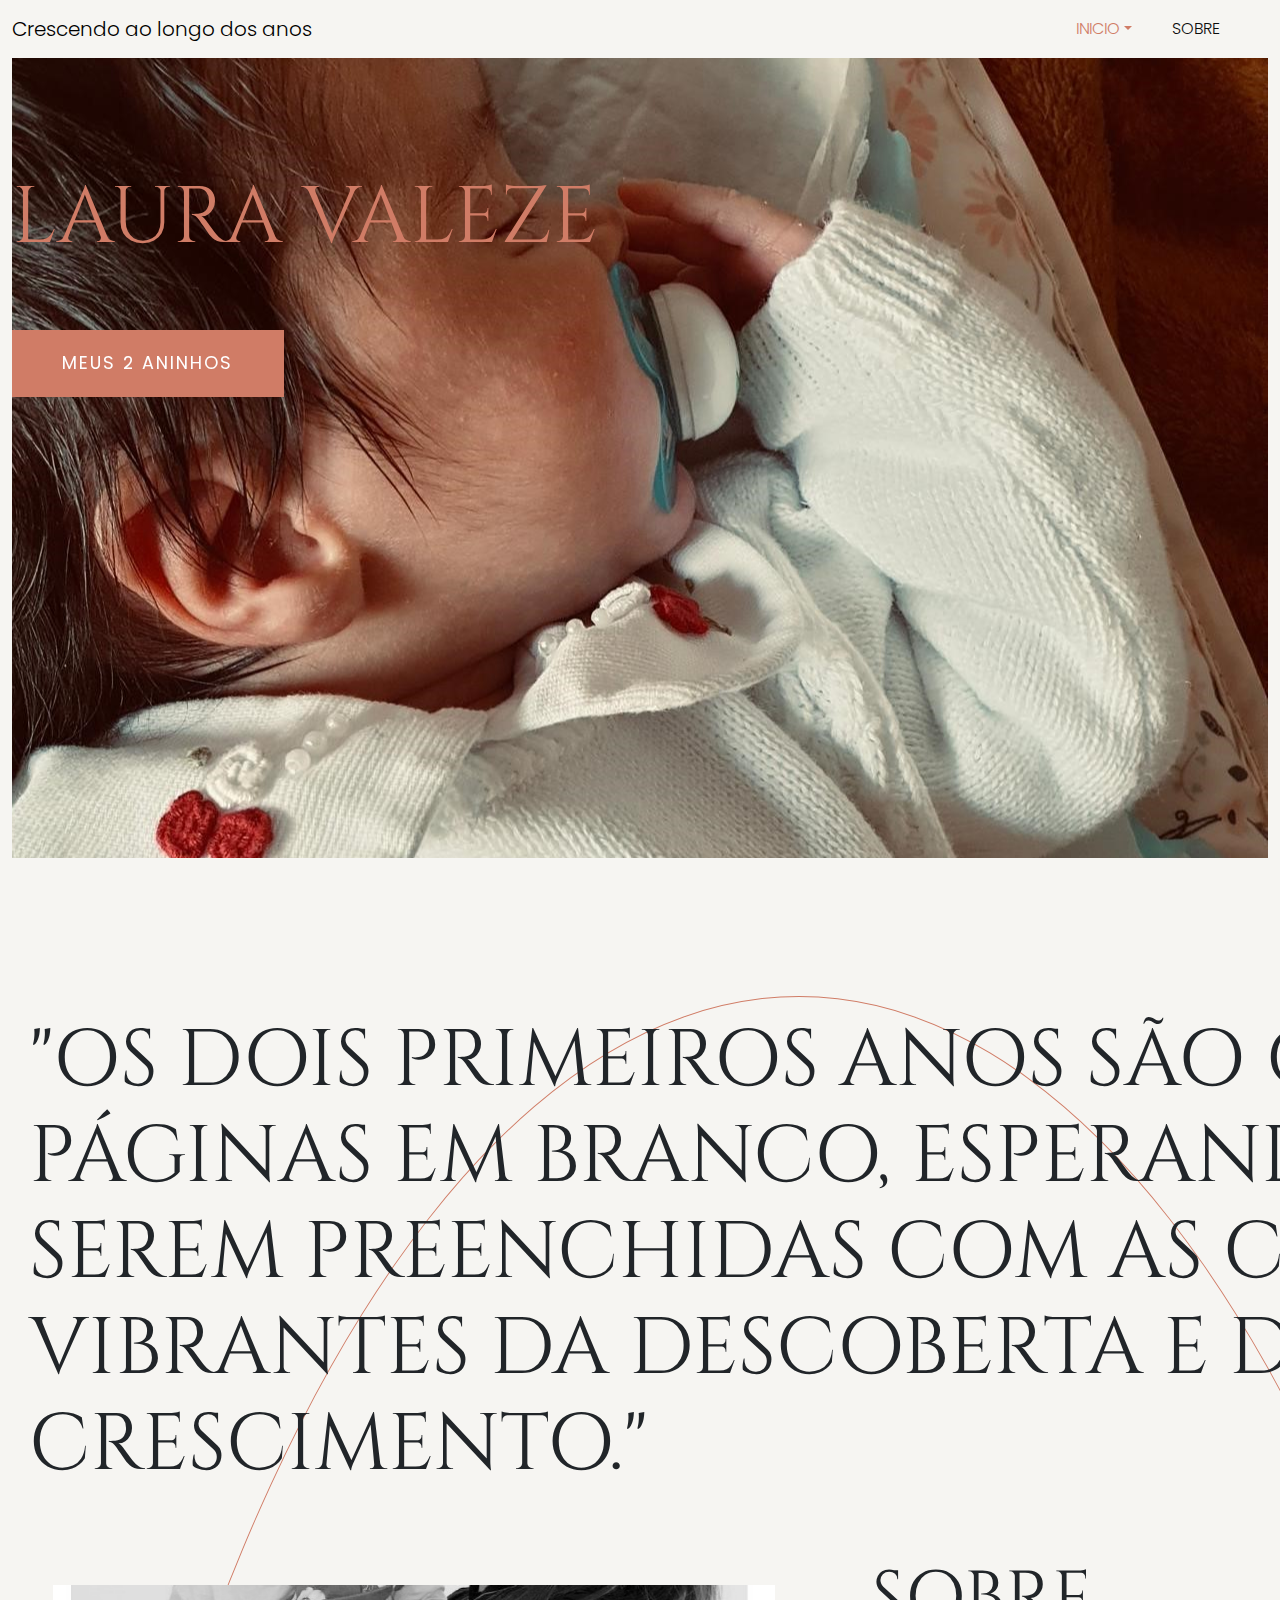
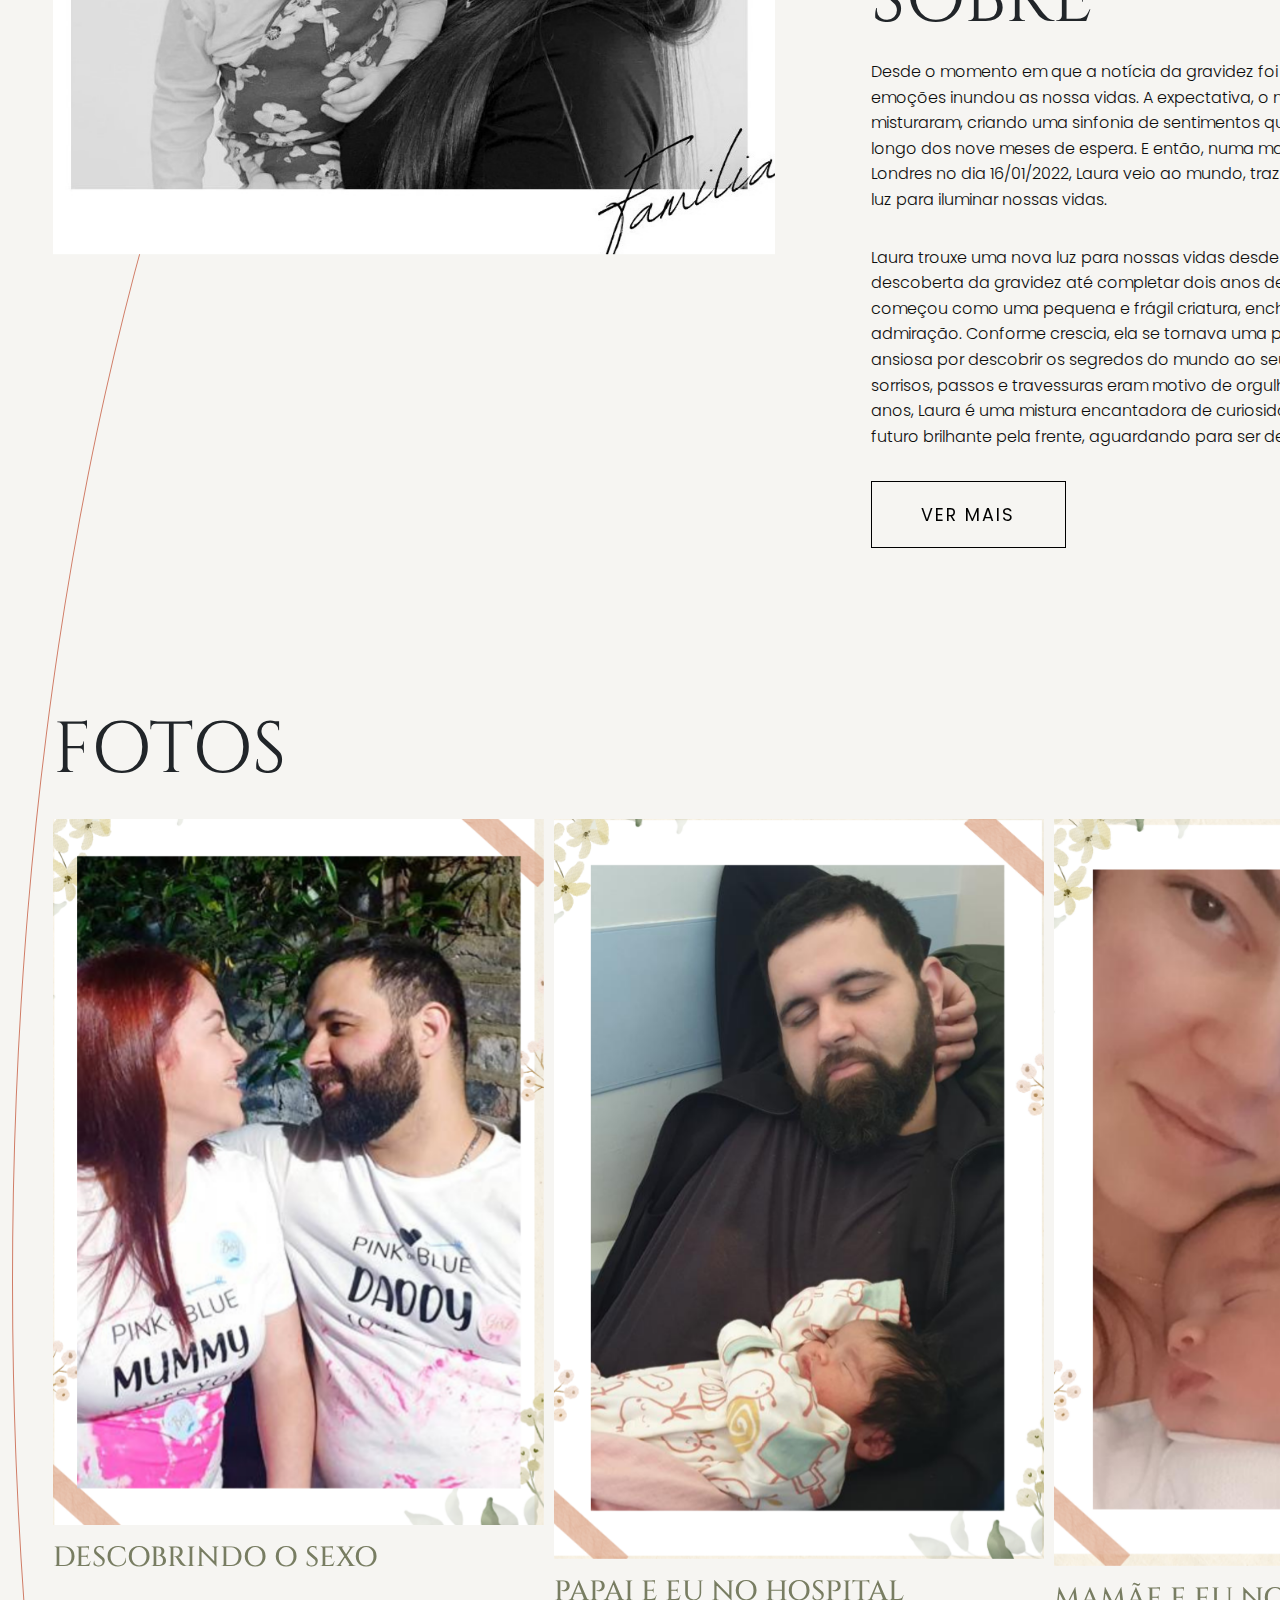
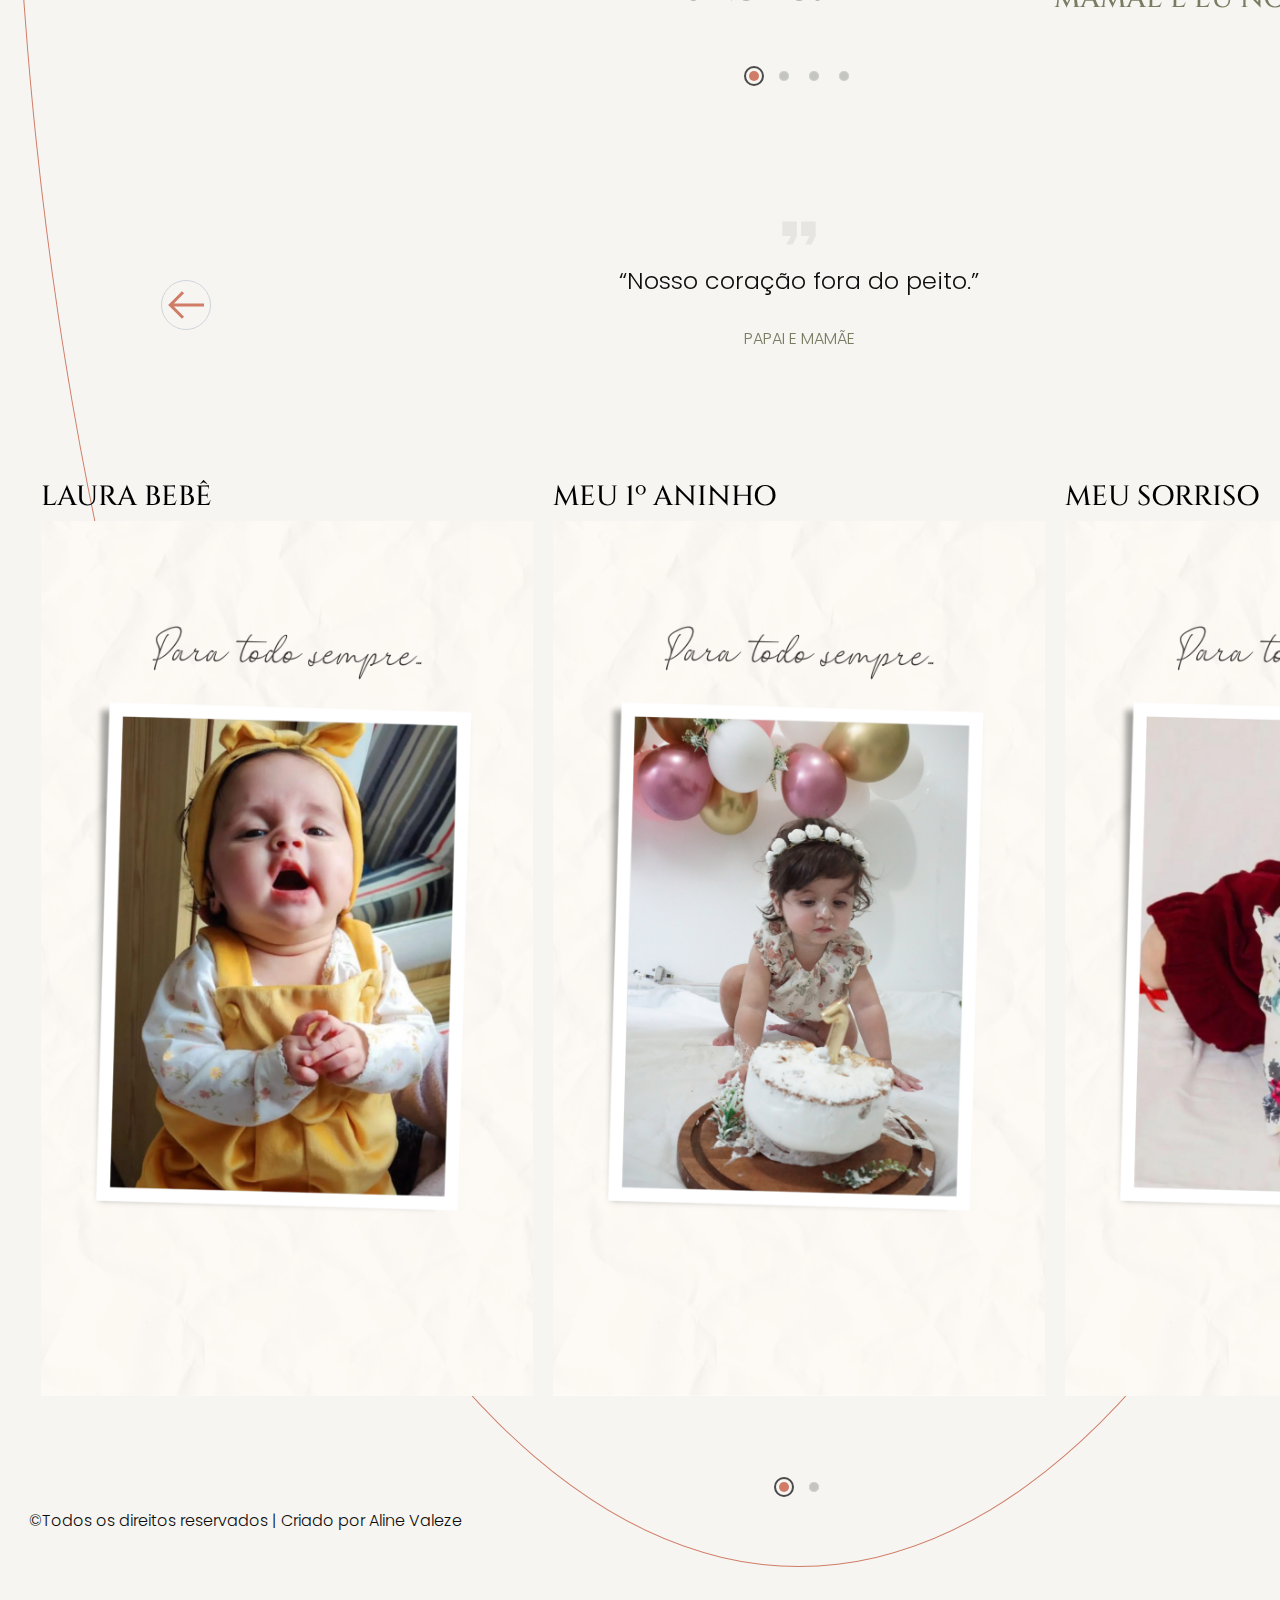
<file: Site Aline/index.html>
<!DOCTYPE html>
<html>
  <head>
    <title>Laura Valeze</title>
    <meta charset="utf-8">
    <meta http-equiv="X-UA-Compatible" content="IE=edge">
    <meta name="viewport" content="width=device-width, initial-scale=1.0">
    <meta name="format-detection" content="telephone=no">
    <meta name="apple-mobile-web-app-capable" content="yes">
    <meta name="author" content="">
    <meta name="keywords" content="">
    <meta name="description" content="">
    <link rel="stylesheet" type="text/css" href="css/bootstrap.min.css">
    <link rel="stylesheet" type="text/css" href="style.css">
    <link rel="stylesheet" href="https://cdn.jsdelivr.net/npm/swiper@9/swiper-bundle.min.css" />
    <link rel="preconnect" href="https://fonts.googleapis.com">
    <link rel="preconnect" href="https://fonts.gstatic.com" crossorigin>
    <link href="https://fonts.googleapis.com/css2?family=Cinzel:wght@400;500;600;700&family=Poppins:wght@200;300;400;500&display=swap" rel="stylesheet">
    <link rel="apple-touch-icon" sizes="180x180" href="images/apple-touch-icon.png">
    <link rel="icon" type="image/png" sizes="32x32" href="images/favicon-32x32.png">
    <link rel="icon" type="image/png" sizes="16x16" href="images/favicon-16x16.png">

    <!-- script
    ================================================== -->
    <script src="js/modernizr.js"></script>
  </head>
  <body class="bg-body" data-bs-spy="scroll" data-bs-target="#navbar" data-bs-root-margin="0px 0px -40%" data-bs-smooth-scroll="true" tabindex="0">
    <svg xmlns="http://www.w3.org/2000/svg" style="display: none;">
      <symbol id="search" xmlns="http://www.w3.org/2000/svg" viewBox="0 0 32 32">
        <title>Search</title>
        <path fill="currentColor" d="M19 3C13.488 3 9 7.488 9 13c0 2.395.84 4.59 2.25 6.313L3.281 27.28l1.439 1.44l7.968-7.969A9.922 9.922 0 0 0 19 23c5.512 0 10-4.488 10-10S24.512 3 19 3zm0 2c4.43 0 8 3.57 8 8s-3.57 8-8 8s-8-3.57-8-8s3.57-8 8-8z" />
      </symbol>
      <symbol xmlns="http://www.w3.org/2000/svg" id="user" viewBox="0 0 16 16">
        <path d="M3 14s-1 0-1-1 1-4 6-4 6 3 6 4-1 1-1 1H3Zm5-6a3 3 0 1 0 0-6 3 3 0 0 0 0 6Z" />
      </symbol>
      <symbol xmlns="http://www.w3.org/2000/svg" id="cart" viewBox="0 0 16 16">
        <path d="M0 1.5A.5.5 0 0 1 .5 1H2a.5.5 0 0 1 .485.379L2.89 3H14.5a.5.5 0 0 1 .491.592l-1.5 8A.5.5 0 0 1 13 12H4a.5.5 0 0 1-.491-.408L2.01 3.607 1.61 2H.5a.5.5 0 0 1-.5-.5zM5 12a2 2 0 1 0 0 4 2 2 0 0 0 0-4zm7 0a2 2 0 1 0 0 4 2 2 0 0 0 0-4zm-7 1a1 1 0 1 1 0 2 1 1 0 0 1 0-2zm7 0a1 1 0 1 1 0 2 1 1 0 0 1 0-2z" />
      </symbol>
      <symbol xmlns="http://www.w3.org/2000/svg" id="arrow-left" viewBox="0 0 32 32">
        <path fill="currentColor" d="m13.281 6.781l-8.5 8.5l-.687.719l.687.719l8.5 8.5l1.438-1.438L7.938 17H28v-2H7.937l6.782-6.781z" />
      </symbol>
      <symbol xmlns="http://www.w3.org/2000/svg" id="arrow-right" viewBox="0 0 32 32">
        <path fill="currentColor" d="M18.719 6.781L17.28 8.22L24.063 15H4v2h20.063l-6.782 6.781l1.438 1.438l8.5-8.5l.687-.719l-.687-.719z" />
      </symbol>
      <symbol xmlns="http://www.w3.org/2000/svg" id="shipping-fast" viewBox="0 0 32 32">
        <path fill="currentColor" d="M0 6v2h19v15h-6.156c-.446-1.719-1.992-3-3.844-3c-1.852 0-3.398 1.281-3.844 3H4v-5H2v7h3.156c.446 1.719 1.992 3 3.844 3c1.852 0 3.398-1.281 3.844-3h8.312c.446 1.719 1.992 3 3.844 3c1.852 0 3.398-1.281 3.844-3H32v-8.156l-.063-.157l-2-6L29.72 10H21V6zm1 4v2h9v-2zm20 2h7.281L30 17.125V23h-1.156c-.446-1.719-1.992-3-3.844-3c-1.852 0-3.398 1.281-3.844 3H21zM2 14v2h6v-2zm7 8c1.117 0 2 .883 2 2s-.883 2-2 2s-2-.883-2-2s.883-2 2-2zm16 0c1.117 0 2 .883 2 2s-.883 2-2 2s-2-.883-2-2s.883-2 2-2z" />
      </symbol>
      <symbol xmlns="http://www.w3.org/2000/svg" id="shopping-cart" viewBox="0 0 32 32">
        <path fill="currentColor" d="M5 7c-.55 0-1 .45-1 1s.45 1 1 1h2.219l2.625 10.5c.222.89 1.02 1.5 1.937 1.5H23.25c.902 0 1.668-.598 1.906-1.469L27.75 10H11l.5 2h13.656l-1.906 7H11.781L9.156 8.5A1.983 1.983 0 0 0 7.22 7zm17 14c-1.645 0-3 1.355-3 3s1.355 3 3 3s3-1.355 3-3s-1.355-3-3-3zm-9 0c-1.645 0-3 1.355-3 3s1.355 3 3 3s3-1.355 3-3s-1.355-3-3-3zm0 2c.563 0 1 .438 1 1c0 .563-.438 1-1 1c-.563 0-1-.438-1-1c0-.563.438-1 1-1zm9 0c.563 0 1 .438 1 1c0 .563-.438 1-1 1c-.563 0-1-.438-1-1c0-.563.438-1 1-1z" />
      </symbol>
      <symbol xmlns="http://www.w3.org/2000/svg" id="gift" viewBox="0 0 32 32">
        <path fill="currentColor" d="M12 5c-1.645 0-3 1.355-3 3c0 .352.074.684.188 1H4v6h1v13h22V15h1V9h-5.188A2.95 2.95 0 0 0 23 8c0-1.645-1.355-3-3-3c-1.75 0-2.938 1.328-3.719 2.438c-.105.148-.187.292-.281.437c-.094-.145-.176-.29-.281-.438C14.938 6.329 13.75 5 12 5zm0 2c.625 0 1.438.672 2.063 1.563c.152.218.128.23.25.437H12c-.566 0-1-.434-1-1c0-.566.434-1 1-1zm8 0c.566 0 1 .434 1 1c0 .566-.434 1-1 1h-2.313c.122-.207.098-.219.25-.438C18.563 7.673 19.375 7 20 7zM6 11h20v2h-9v-1h-2v1H6zm1 4h18v11h-8V16h-2v10H7z" />
      </symbol>
      <symbol xmlns="http://www.w3.org/2000/svg" id="return" viewBox="0 0 32 32">
        <path fill="currentColor" d="M16 3C8.832 3 3 8.832 3 16s5.832 13 13 13s13-5.832 13-13h-2c0 6.086-4.914 11-11 11S5 22.086 5 16S9.914 5 16 5c3.875 0 7.262 1.984 9.219 5H20v2h8V4h-2v3.719C23.617 4.844 20.02 3 16 3z" />
      </symbol>
      <symbol xmlns="http://www.w3.org/2000/svg" id="quote" viewBox="0 0 24 24">
        <path fill="currentColor" d="m15 17l2-4h-4V6h7v7l-2 4h-3Zm-9 0l2-4H4V6h7v7l-2 4H6Z" />
      </symbol>      
      <symbol xmlns="http://www.w3.org/2000/svg" id="nav-icon" viewBox="0 0 16 16">
        <path d="M14 10.5a.5.5 0 0 0-.5-.5h-3a.5.5 0 0 0 0 1h3a.5.5 0 0 0 .5-.5zm0-3a.5.5 0 0 0-.5-.5h-7a.5.5 0 0 0 0 1h7a.5.5 0 0 0 .5-.5zm0-3a.5.5 0 0 0-.5-.5h-11a.5.5 0 0 0 0 1h11a.5.5 0 0 0 .5-.5z" />
      </symbol>
      <symbol xmlns="http://www.w3.org/2000/svg" id="close" viewBox="0 0 16 16">
        <path d="M2.146 2.854a.5.5 0 1 1 .708-.708L8 7.293l5.146-5.147a.5.5 0 0 1 .708.708L8.707 8l5.147 5.146a.5.5 0 0 1-.708.708L8 8.707l-5.146 5.147a.5.5 0 0 1-.708-.708L7.293 8 2.146 2.854Z" />
      </symbol>
      <symbol xmlns="http://www.w3.org/2000/svg" id="navbar-icon" viewBox="0 0 16 16">
        <path d="M14 10.5a.5.5 0 0 0-.5-.5h-3a.5.5 0 0 0 0 1h3a.5.5 0 0 0 .5-.5zm0-3a.5.5 0 0 0-.5-.5h-7a.5.5 0 0 0 0 1h7a.5.5 0 0 0 .5-.5zm0-3a.5.5 0 0 0-.5-.5h-11a.5.5 0 0 0 0 1h11a.5.5 0 0 0 .5-.5z" />
      </symbol>
    </svg>

    <div id="preloader">
      <span class="loader">
        <span class="loader-inner"></span>
      </span>
    </div>

    <div class="search-box position-relative overflow-hidden w-100">
      <div class="search-wrap">
        <div class="close-button position-absolute">
          <svg class="close" width="22" height="22">
            <use xlink:href="#close"></use>
          </svg>
        </div>
        <form id="search-form" class="text-center pt-3" action="" method="">
          <input type="text" class="search-input fs-5 p-4 bg-transparent" placeholder="Search...">
          <svg class="search" width="22" height="22">
            <use xlink:href="#search"></use>
          </svg>
        </form>
      </div>
    </div> 

    <header id="header" class="site-header text-black">
      <nav id="header-nav" class="navbar navbar-expand-lg px-7 mb-7">
        <div class="container-fluid">
          <a class="navbar-brand" href="index.html">
            <div class="logo">Crescendo ao longo dos anos</div>
          </a>
          <button class="navbar-toggler d-flex d-lg-none order-3 p-2" type="button" data-bs-toggle="offcanvas" data-bs-target="#bdNavbar" aria-controls="bdNavbar" aria-expanded="false" aria-label="Toggle navigation">
            <svg class="navbar-icon" width="50" height="50">
              <use xlink:href="#navbar-icon"></use>
            </svg>
          </button>
          <div class="offcanvas offcanvas-end" tabindex="-1" id="bdNavbar" aria-labelledby="bdNavbarOffcanvasLabel">
            <div class="offcanvas-header px-6 pb-0">
              <a class="navbar-brand" href="index.html">
                <div class="logo">Meus 2 Aninhos</div>

              </a>
              <button type="button" class="btn-close btn-close-black" data-bs-dismiss="offcanvas" aria-label="Close" data-bs-target="#bdNavbar"></button>
            </div>
            <div class="offcanvas-body">
              <ul id="navbar" class="navbar-nav text-uppercase justify-content-end align-items-center flex-grow-1 pe-3">
                <li class="nav-item dropdown">
                  <a class="nav-link me-4 active dropdown-toggle" href="#billboard" id="dropdownPages" data-bs-toggle="dropdown"
                  aria-haspopup="true" aria-expanded="false">Inicio</a><ul class="dropdown-menu list-unstyled" aria-labelledby="dropdownPages">
                  </ul>
                </li>
                <li class="nav-item">
                  <a class="nav-link me-4" href="#about-us">Sobre</a>
                </li>
               

                    </ul>
                  </div>
                </li>
              </ul>
            </div>
          </div>
        </div>
      </nav>    
    </header>

    <section id="billboard" class="overflow-hidden">
      <div class="swiper main-swiper">
        <div class="swiper-wrapper">
          <div class="swiper-slide">
            <div class="container-fluid">
              <div class="row">
                <div class="col-md-12">
                  <div class="banner-item" style="background-image: url(images/Laura.jpg); background-repeat: no-repeat; background-position: right; height: 800px;">
                    <div class="banner-content padding-large">


                       <!-- inicio do meu site 
    ================================================== -->
    <h1 class="display-1 text-uppercase pb-2" style="color: #D07C66;">Laura Valeze</h1>

                                          
                      <a href="shop.html" class="btn btn-medium btn-arrow position-relative mt-5">
                        <span class="text-uppercase">Meus 2 Aninhos</span>            
                        <svg class="arrow-right position-absolute" width="18" height="20">
                          <use xlink:href="https://www.instagram.com/_santoosabor/"></use>
                        </svg>
                      </a>   
                    </div>
                  </div>
                </div>
              </div>
            </div>
          </div>
          <div class="swiper-slide">
            <div class="container-fluid">
              <div class="row">
                <div class="col-md-12">
                  <div class="banner-item" style="background-image: url(images/1ano.jpg.JPG); background-repeat: no-repeat; background-position: right; height: 682px;">
                    <div class="banner-content padding-large">


                       <!-- descrição do site
    ================================================== -->
           
                        <svg class="arrow-right position-absolute" width="18" height="20">
                          <use xlink:href="https://www.instagram.com/_santoosabor/"></use>
                        </svg>
                      </a>   
                    </div>
                  </div>
                </div>
              </div>
            </div>
          </div>
        </div>
      </div>
      <div class="swiper-pagination position-absolute"></div>
    </section>
    <br>

    <section id="company-services" class="padding-large">
      <div class="container-fluid">
        <div class="row">
          <div class="col-lg-3 col-md-6 pb-3">
            <div class="icon-box d-flex align-items-center">
              <div class="icon-box-icon pt-3 pe-3 pb-3 ps-3">
             
                
                <h1 class="display-1 text-uppercase text-dark pb-2">
                  "Os dois primeiros anos são como páginas em branco, esperando serem preenchidas com as cores vibrantes da descoberta e do crescimento."</h1>

    <section id="about-us">
      <div class="container-fluid">
        <div class="row align-items-center justify-content-between g-5">
          <div class="col-lg-6">
            <div class="image-holder mb-4 jarallax">
                <img src="images/Familia.jpg" alt="single" class="img-fluid jarallax-img">
            </div>
          </div>
          <div class="col-lg-6">
            <div class="detail p-5">
              <div class="display-header">


                 <!-- sobre o site 
    ================================================== -->
                <h2 class="display-2 text-uppercase text-dark pb-2">Sobre</h2>
                <p class="pb-3">Desde o momento em que a notícia da gravidez foi revelada, um turbilhão de emoções inundou as nossa vidas. A expectativa, o medo e a alegria se misturaram, criando uma sinfonia de sentimentos que os acompanhou ao longo dos nove meses de espera. E então, numa manhã de Domingo frio de Londres no dia 16/01/2022, Laura veio ao mundo, trazendo consigo uma nova luz para iluminar nossas vidas. </p>
                <p>Laura trouxe uma nova luz para nossas vidas desde o momento da descoberta da gravidez até completar dois anos de idade. Sua jornada começou como uma pequena e frágil criatura, enchendo a casa de encanto e admiração. Conforme crescia, ela se tornava uma pequena exploradora, ansiosa por descobrir os segredos do mundo ao seu redor. Seus primeiros sorrisos, passos e travessuras eram motivo de orgulho e alegria. Nesses dois anos,  Laura é uma mistura encantadora de curiosidade e travessura, com um futuro brilhante pela frente, aguardando para ser descoberto. </p>
                <a href="about.html" class="btn btn-medium btn-arrow outline-dark position-relative mt-3">
                  <span class="text-uppercase">ver mais</span>            
                  <svg class="arrow-right position-absolute" width="18" height="20">
                  </svg>
                </a>  
              </div>
            </div>
          </div>
        </div>
      </div>
    </section>

    <section id="featured-products" class="product-store position-relative padding-large">
      <div class="container-fluid">
        <div class="row">
          <div class="display-header pb-3 d-flex justify-content-between flex-wrap col-md-12">
            <h2 class="display-2 text-dark text-uppercase">Fotos</h2> 
            <a href="shop.html" class="btn btn-medium btn-arrow btn-normal position-relative">
             
            </a>
          </div>
        </div>
        <div class="row">
          <div id="featured-swiper" class="product-swiper col-md-12">
            <div class="swiper">
              <div class="swiper-wrapper">
                <div class="swiper-slide">
                  <div class="product-card image-zoom-effect link-effect d-flex flex-wrap">
                    <div class="image-holder">
                      <img src="images/descoberta1.jpg.png" alt="product-item" class="product-image img-fluid">
                    </div>
                    <div class="cart-concern">
                      <h3 class="card-title text-uppercase pt-3 text-primary">
                        <a href="single-product.html" class="text-primary">Descobrindo o sexo</a>
                      </h3>
                       <div class="cart-info">
                      
                        
                        </a>
                      </div>
                    </div>
                  </div>
                </div>
                <div class="swiper-slide">
                  <div class="product-card image-zoom-effect link-effect d-flex flex-wrap">
                    <div class="image-holder">
                      <img src="images/papai1.jpg.png" alt="product-item" class="product-image img-fluid">
                    </div>
                    <div class="cart-concern">
                      <h3 class="card-title text-uppercase pt-3 text-primary">
                        <a href="single-product.html" class="text-primary">Papai e eu no Hospital</a>
                      </h3>
                      <div class="cart-info">
                        
                        </a>
                      </div>
                    </div>
                  </div>
                </div>
                <div class="swiper-slide">
                  <div class="product-card image-zoom-effect link-effect d-flex flex-wrap">
                    <div class="image-holder">
                      <img src="images/mamae1.jpg.png" alt="product-item" class="product-image img-fluid">
                    </div>
                    <div class="cart-concern">
                      <h3 class="card-title text-uppercase pt-3 text-primary">
                        <a href="single-product.html" class="text-primary">Mamãe e eu no Hospital</a>
                      </h3>
                      <div class="cart-info">
                        
                        </a>
                      </div>
                    </div>
                  </div>
                </div>
                <div class="swiper-slide">
                  <div class="product-card image-zoom-effect link-effect d-flex flex-wrap">
                    <div class="image-holder">
                      <img src="images/euzinha1.jpg.png" alt="product-item" class="product-image img-fluid">
                    </div>
                    <div class="cart-concern" style="text-align: center;">
                      <h3 class="card-title text-uppercase pt-3 text-primary">
                        <a href="single-product.html" class="text-primary">Euzinha</a>
                      </h3>
                      <div class="cart-info">
                       
                        </a>
                      </div>
                    </div>
                  </div>
                </div>
                <div class="swiper-slide">
                  <div class="product-card image-zoom-effect link-effect d-flex flex-wrap">
                    <div class="image-holder">
                      <img src="images/banho1.jpg.png" alt="product-item" class="product-image img-fluid">
                    </div>
                    <div class="cart-concern">
                      <h3 class="card-title text-uppercase pt-3 text-primary">
                        <a href="single-product.html" class="text-primary">Aquele banho gostoso</a>
                      </h3>
                      <div class="cart-info">
                        
                        </a>
                      </div>
                    </div>
                  </div>
                </div>
                <div class="swiper-slide">
                  <div class="product-card image-zoom-effect link-effect d-flex flex-wrap">
                    <div class="image-holder">
                      <img src="images/passear.jpg.png" alt="product-item" class="product-image img-fluid">
                    </div>
                    <div class="cart-concern">
                      <h3 class="card-title text-uppercase pt-3 text-primary">
                        <a href="single-product.html" class="text-primary">Prontinha para passear</a>
                      </h3>
                      <div class="cart-info">
                        
                        </a>
                      </div>
                    </div>
                  </div>
                </div>
              </div>
            </div>
            <div class="swiper-pagination text-center mt-5"></div>
          </div>
        </div>
      </div>      
    </section>

    <section id="testimonials" class="position-relative">
      <div class="container">
        <div class="row">
          <div class="review-content position-relative">
            <div class="swiper-icon swiper-arrow swiper-arrow-prev position-absolute d-flex align-items-center justify-content-center">
              <svg class="icon-arrow" width="25" height="25">
                <use xlink:href="#arrow-left" />
              </svg>
            </div>
            <div class="swiper testimonial-swiper">
              <div class="quotation text-center">
                <svg class="quote">
                  <use xlink:href="#quote" />
                </svg>
              </div>
              <div class="swiper-wrapper">
                <div class="swiper-slide text-center d-flex justify-content-center">
                  <div class="review-item col-md-10">
                    <i class="icon icon-review"></i>
                    <blockquote class="fs-4">“Nosso coração fora do peito.”</blockquote>
                    <div class="author-detail">
                      <div class="name text-primary text-uppercase pt-2">Papai e Mamãe</div>
                    </div>
                  </div>
                </div>
                <div class="swiper-slide text-center d-flex justify-content-center">
                  <div class="review-item col-md-10">
                    <i class="icon icon-review"></i>
                    <div class="author-detail">
                    </div>
                  </div>
                </div>
              </div>
            </div>
            <div class="swiper-icon swiper-arrow swiper-arrow-next position-absolute d-flex align-items-center justify-content-center">
              <svg class="icon-arrow" width="25" height="25">
                <use xlink:href="#arrow-right" />
              </svg>
            </div>
          </div>
        </div>
      </div>      
      <div class="swiper-pagination text-center position-absolute"></div>
    </section>

    <section id="collections" class="position-relative padding-large">
      <div class="container-fluid">
        <div class="row">
          <div class="swiper collection-swiper">
            <div class="swiper-wrapper">
              <div class="swiper-slide overflow-hidden">
                <div class="product-card">
                  <div class="card-detail d-flex justify-content-between align-items-baseline pt-3">
                    <h3 class="card-title text-uppercase">
                      <a href="shop.html">Laura Bebê</a>
                    </h3>
                  </div>
                  <div class="image-overlay position-relative">
                    <div class="product-image">
                      <img src="images/veinha2.jpg.png" alt="product-item" class="product-image img-fluid">
                      <div class="text-box box-slide position-absolute">
                        <div class="text-content p-5 bg-light">
                          <h3>Laura</h3>
                          <p>Seus olhos brilham com uma pureza que só a inocência pode carregar, refletindo um universo de felicidade em seu coraçãozinho. Cada risada é uma sinfonia de alegria, cada brinquedo uma fonte de encanto. Nos braços acolhedores dos pais, ela se sente segura, amada e infinitamente feliz.</p>
                          <ul>
                            
                          </ul>
                        </div>
                      </div>
                    </div>
                  </div>                  
                </div>
              </div>
              <div class="swiper-slide overflow-hidden">
                <div class="product-card">
                  <div class="card-detail d-flex justify-content-between align-items-baseline pt-3">
                    <h3 class="card-title text-uppercase">
                      <a href="shop.html">Meu 1º aninho</a>
                    </h3>
                  </div>
                  <div class="image-overlay position-relative">
                    <div class="product-image">
                      <img src="images/1ano2.jpg.png" alt="product-item" class="product-image img-fluid">

                      <div class="text-box box-slide position-absolute">
                        <div class="text-content p-5 bg-light">
                          <h3>1 aninho</h3>
                          <p>O primeiro ano de vida é um marco repleto de descobertas e transformações. É um período em que cada dia é uma nova aventura, cada sorriso é uma conquista e cada passo é um triunfo. Durante esse ano, um bebê passa de uma pequena criatura indefesa para um ser cheio de curiosidade e vitalidade, explorando o mundo ao seu redor com olhos cheios de admiração. É um tempo de aprendizado constante, de risadas contagiantes e de momentos inesquecíveis compartilhados com aqueles que o amam. No primeiro ano de vida, um mundo de possibilidades se abre diante desse pequeno ser, marcando o início de uma jornada emocionante e cheia de promessas.</p>
                          <ul>
                            
                          </ul>
                        </div>
                      </div>
                    </div>
                  <!-- product-image -->
                  </div>                  
                </div>
              </div>
              <div class="swiper-slide overflow-hidden">
                <div class="product-card">
                  <div class="card-detail d-flex justify-content-between align-items-baseline pt-3">
                    <h3 class="card-title text-uppercase">
                      <a href="shop.html">Meu Sorriso</a>
                    </h3>
                  </div>
                  <div class="image-overlay position-relative">
                    <div class="product-image">
                      <img src="images/vinho.jpg.png" alt="product-item" class="product-image img-fluid">

                      <div class="text-box box-slide position-absolute">
                        <div class="text-content p-5 bg-light">
                          <h3>Alegria!!</h3>
                          <p>No universo encantado da Laura, a alegria se revela em pequenos gestos e expressões, desde os primeiros sorrisos até as risadas contagiantes. Sua alegria é simples, pura e contagiante, envolvendo todos ao seu redor. Brincadeiras, balbucios e abraços expressam um amor incondicional. Ela nos ensina que a felicidade está nos momentos simples e na gratidão por estar vivo.</p>
                          
                     
                        </div>
                      </div>
                    </div>
                  <!-- product-image -->
                  </div>                  
                </div>
              </div>
              <div class="swiper-slide overflow-hidden">
                <div class="product-card">
                  <div class="card-detail d-flex justify-content-between align-items-baseline pt-3">
                    <h3 class="card-title text-uppercase">
                      <a href="shop.html">Meus 2 aninhos</a>
                    </h3>
                  </div>
                  <div class="image-overlay position-relative">
                    <div class="product-image">
                      <img src="images/2aninhos1.jpg.png" alt="product-item" class="product-image img-fluid">

                      <div class="text-box box-slide position-absolute">
                        <div class="text-content p-5 bg-light">
                          <h3>Filha</h3>
                          <p>Seus olhinhos curiosos são janelas para um mundo de descobertas, e é uma bênção poder testemunhar cada momento desse crescimento. Dos primeiros passos incertos aos abraços apertados, você nos ensina sobre amor incondicional, paciência e gratidão.</p>
                         
                        </div>
                      </div>
                    </div>
                  <!-- product-image -->
                  </div>                  
                </div>
              </div>
            </div>
          </div>
        </div>
      </div>
      <div class="swiper-pagination position-absolute text-center"></div>
    </section>


      <!-- Footer
    ================================================== -->

   
              <div class="copyright">
                <p>©Todos os direitos reservados | Criado por Aline Valeze </p>
              </div>
            </div>

            
            <div class="col-lg-3 col-sm-6">
            </div>
          </div>
        </div>
      </div>
    </footer>

    <script src="js/jquery-1.11.0.min.js"></script>
    <script src="https://cdn.jsdelivr.net/npm/swiper/swiper-bundle.min.js"></script>
    <script type="text/javascript" src="js/bootstrap.bundle.min.js"></script>
    <script type="text/javascript" src="js/plugins.js"></script>
    <script type="text/javascript" src="js/script.js"></script>
  </body>
</html>
</file>
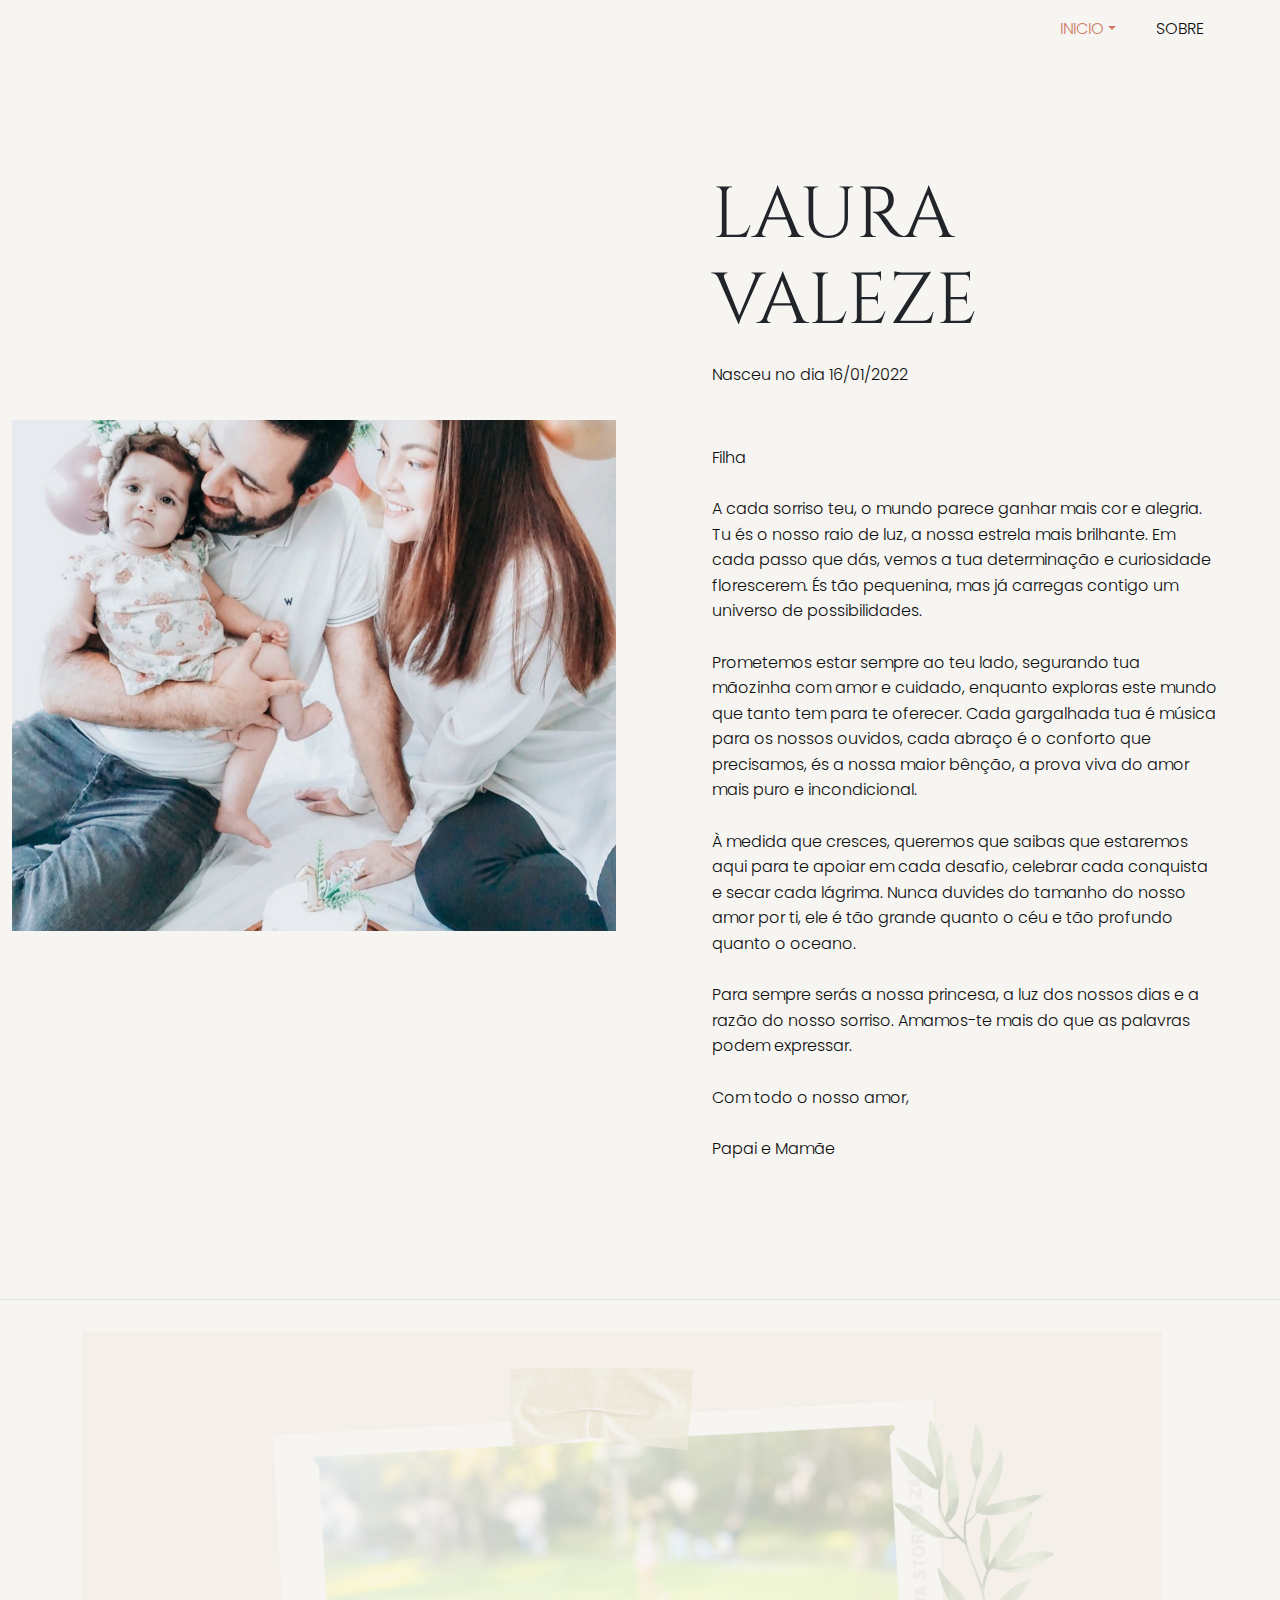
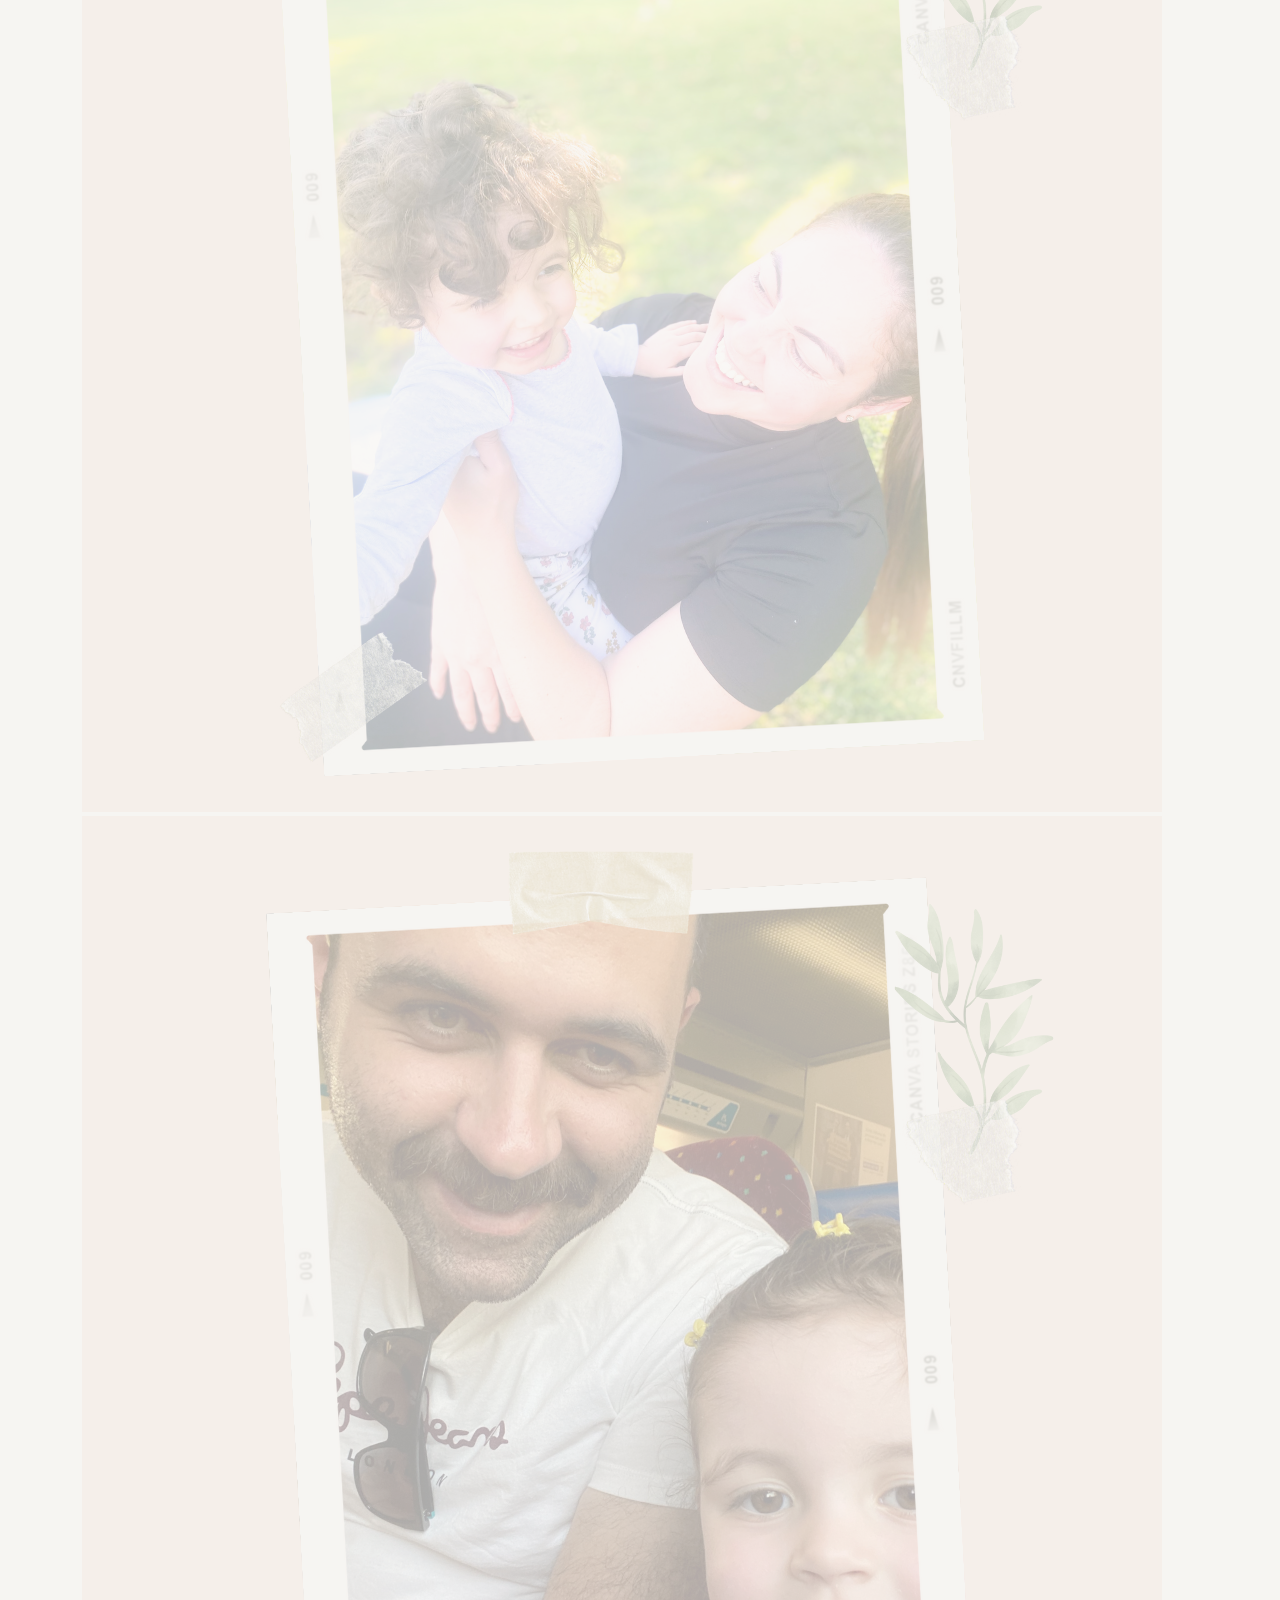
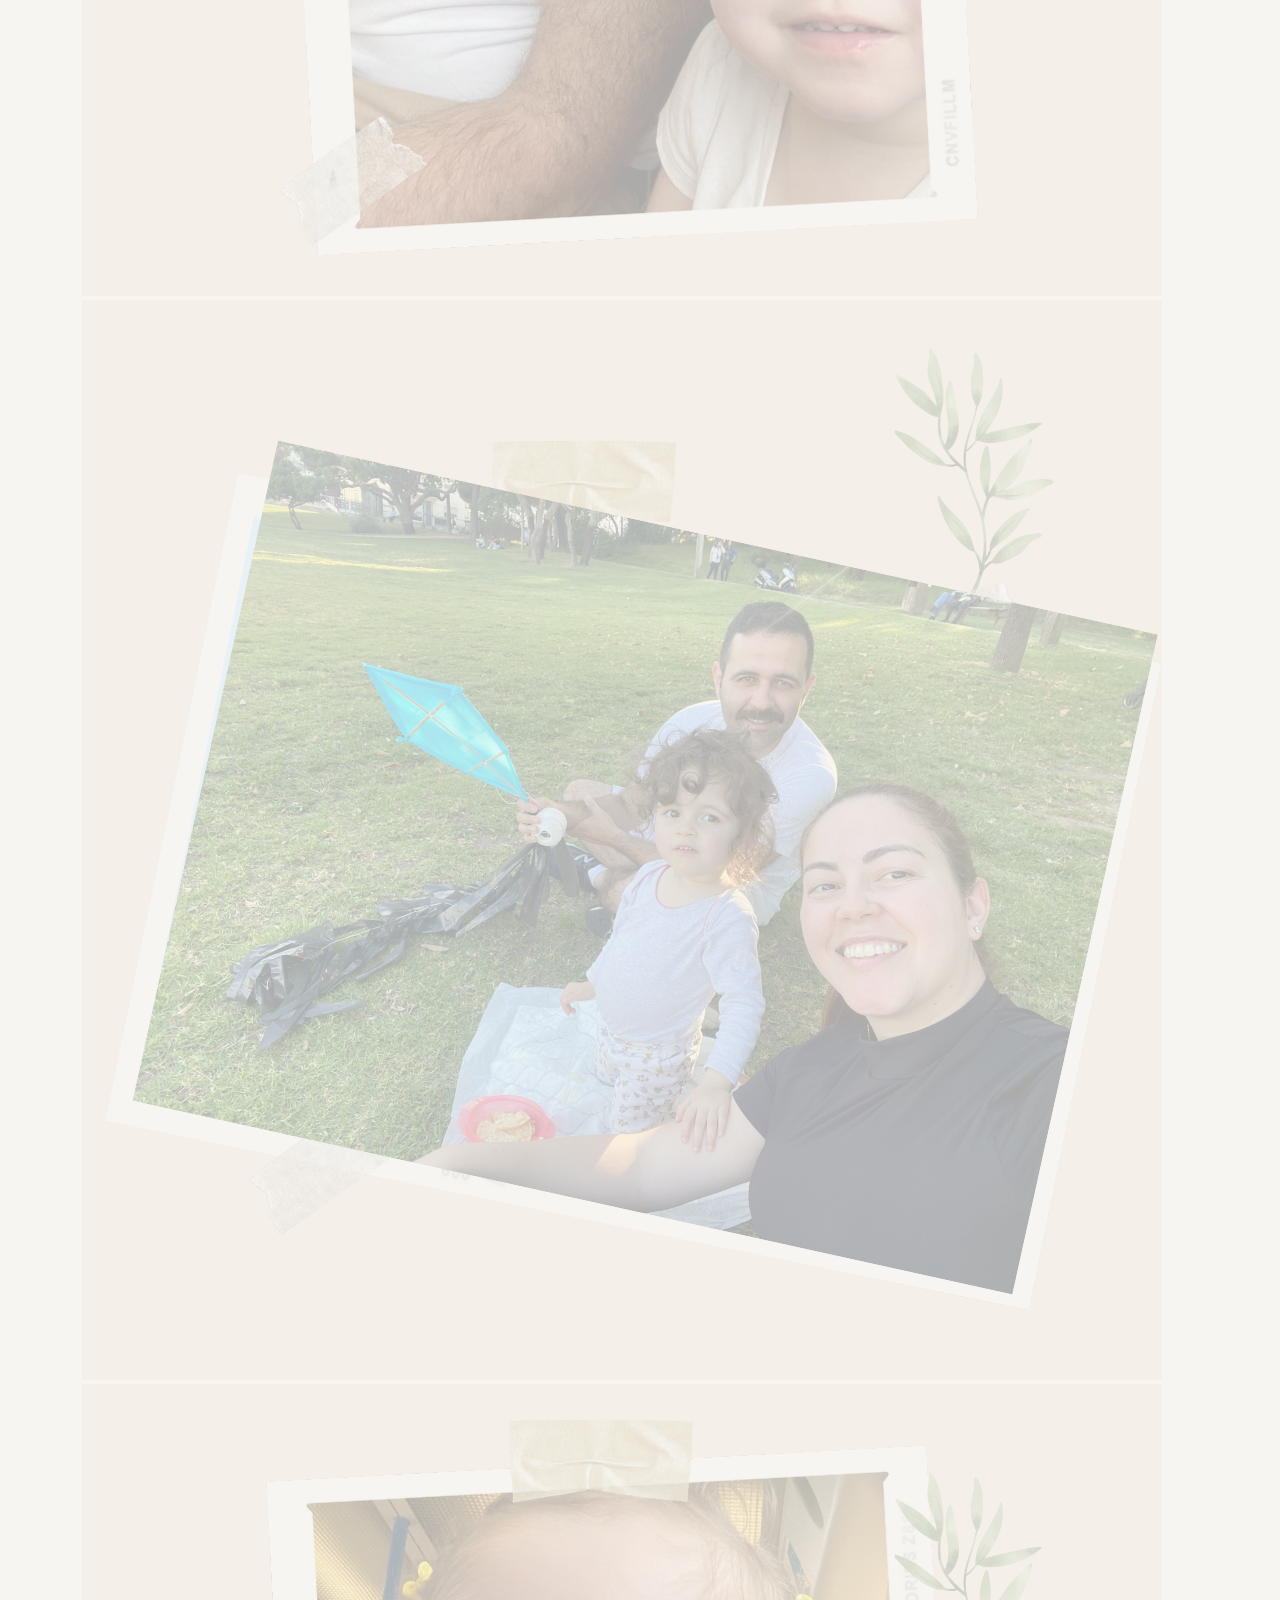
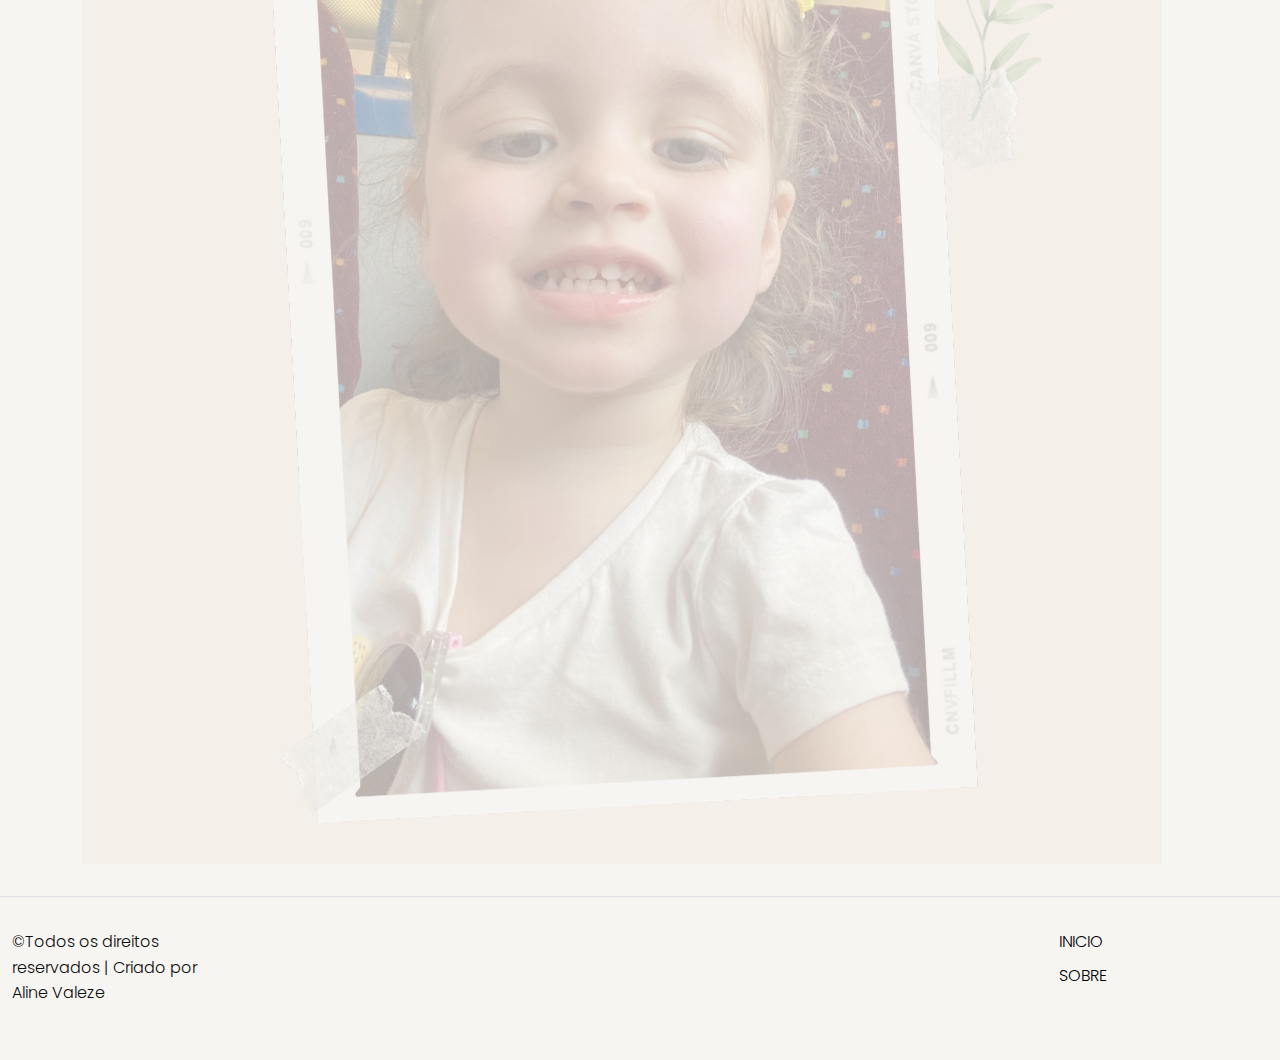
<file: Site Aline/about.html>
<!DOCTYPE html>

<html>
  <head>
    <title>Laura Valeze</title>
    <meta charset="utf-8">
    <meta http-equiv="X-UA-Compatible" content="IE=edge">
    <meta name="viewport" content="width=device-width, initial-scale=1.0">
    <meta name="format-detection" content="telephone=no">
    <meta name="apple-mobile-web-app-capable" content="yes">
    <meta name="author" content="">
    <meta name="keywords" content="">
    <meta name="description" content="">
    <link rel="stylesheet" type="text/css" href="css/bootstrap.min.css">
    <link rel="stylesheet" type="text/css" href="style.css">
    <link rel="stylesheet" href="https://cdn.jsdelivr.net/npm/swiper@9/swiper-bundle.min.css" />
    <link rel="preconnect" href="https://fonts.googleapis.com">
    <link rel="preconnect" href="https://fonts.gstatic.com" crossorigin>
    <link href="https://fonts.googleapis.com/css2?family=Cinzel:wght@400;500;600;700&family=Poppins:wght@200;300;400;500&display=swap" rel="stylesheet">
    <!-- script
    ================================================== -->
    
    <script src="js/modernizr.js"></script>
  </head>
  <body class="bg-body" data-bs-spy="scroll" data-bs-target="#navbar" data-bs-root-margin="0px 0px -40%" data-bs-smooth-scroll="true" tabindex="0">
    <svg xmlns="http://www.w3.org/2000/svg" style="display: none;">
      <symbol id="search" xmlns="http://www.w3.org/2000/svg" viewBox="0 0 32 32">
        <title>Search</title>
        <path fill="currentColor" d="M19 3C13.488 3 9 7.488 9 13c0 2.395.84 4.59 2.25 6.313L3.281 27.28l1.439 1.44l7.968-7.969A9.922 9.922 0 0 0 19 23c5.512 0 10-4.488 10-10S24.512 3 19 3zm0 2c4.43 0 8 3.57 8 8s-3.57 8-8 8s-8-3.57-8-8s3.57-8 8-8z" />
      </symbol>
      <symbol xmlns="http://www.w3.org/2000/svg" id="user" viewBox="0 0 16 16">
        <path d="M3 14s-1 0-1-1 1-4 6-4 6 3 6 4-1 1-1 1H3Zm5-6a3 3 0 1 0 0-6 3 3 0 0 0 0 6Z" />
      </symbol>
      <symbol xmlns="http://www.w3.org/2000/svg" id="cart" viewBox="0 0 16 16">
        <path d="M0 1.5A.5.5 0 0 1 .5 1H2a.5.5 0 0 1 .485.379L2.89 3H14.5a.5.5 0 0 1 .491.592l-1.5 8A.5.5 0 0 1 13 12H4a.5.5 0 0 1-.491-.408L2.01 3.607 1.61 2H.5a.5.5 0 0 1-.5-.5zM5 12a2 2 0 1 0 0 4 2 2 0 0 0 0-4zm7 0a2 2 0 1 0 0 4 2 2 0 0 0 0-4zm-7 1a1 1 0 1 1 0 2 1 1 0 0 1 0-2zm7 0a1 1 0 1 1 0 2 1 1 0 0 1 0-2z" />
      </symbol>
      <symbol xmlns="http://www.w3.org/2000/svg" id="arrow-left" viewBox="0 0 32 32">
        <path fill="currentColor" d="m13.281 6.781l-8.5 8.5l-.687.719l.687.719l8.5 8.5l1.438-1.438L7.938 17H28v-2H7.937l6.782-6.781z" />
      </symbol>
      <symbol xmlns="http://www.w3.org/2000/svg" id="arrow-right" viewBox="0 0 32 32">
        <path fill="currentColor" d="M18.719 6.781L17.28 8.22L24.063 15H4v2h20.063l-6.782 6.781l1.438 1.438l8.5-8.5l.687-.719l-.687-.719z" />
      </symbol>
      <symbol xmlns="http://www.w3.org/2000/svg" id="shipping-fast" viewBox="0 0 32 32">
        <path fill="currentColor" d="M0 6v2h19v15h-6.156c-.446-1.719-1.992-3-3.844-3c-1.852 0-3.398 1.281-3.844 3H4v-5H2v7h3.156c.446 1.719 1.992 3 3.844 3c1.852 0 3.398-1.281 3.844-3h8.312c.446 1.719 1.992 3 3.844 3c1.852 0 3.398-1.281 3.844-3H32v-8.156l-.063-.157l-2-6L29.72 10H21V6zm1 4v2h9v-2zm20 2h7.281L30 17.125V23h-1.156c-.446-1.719-1.992-3-3.844-3c-1.852 0-3.398 1.281-3.844 3H21zM2 14v2h6v-2zm7 8c1.117 0 2 .883 2 2s-.883 2-2 2s-2-.883-2-2s.883-2 2-2zm16 0c1.117 0 2 .883 2 2s-.883 2-2 2s-2-.883-2-2s.883-2 2-2z" />
      </symbol>
      <symbol xmlns="http://www.w3.org/2000/svg" id="shopping-cart" viewBox="0 0 32 32">
        <path fill="currentColor" d="M5 7c-.55 0-1 .45-1 1s.45 1 1 1h2.219l2.625 10.5c.222.89 1.02 1.5 1.937 1.5H23.25c.902 0 1.668-.598 1.906-1.469L27.75 10H11l.5 2h13.656l-1.906 7H11.781L9.156 8.5A1.983 1.983 0 0 0 7.22 7zm17 14c-1.645 0-3 1.355-3 3s1.355 3 3 3s3-1.355 3-3s-1.355-3-3-3zm-9 0c-1.645 0-3 1.355-3 3s1.355 3 3 3s3-1.355 3-3s-1.355-3-3-3zm0 2c.563 0 1 .438 1 1c0 .563-.438 1-1 1c-.563 0-1-.438-1-1c0-.563.438-1 1-1zm9 0c.563 0 1 .438 1 1c0 .563-.438 1-1 1c-.563 0-1-.438-1-1c0-.563.438-1 1-1z" />
      </symbol>
      <symbol xmlns="http://www.w3.org/2000/svg" id="gift" viewBox="0 0 32 32">
        <path fill="currentColor" d="M12 5c-1.645 0-3 1.355-3 3c0 .352.074.684.188 1H4v6h1v13h22V15h1V9h-5.188A2.95 2.95 0 0 0 23 8c0-1.645-1.355-3-3-3c-1.75 0-2.938 1.328-3.719 2.438c-.105.148-.187.292-.281.437c-.094-.145-.176-.29-.281-.438C14.938 6.329 13.75 5 12 5zm0 2c.625 0 1.438.672 2.063 1.563c.152.218.128.23.25.437H12c-.566 0-1-.434-1-1c0-.566.434-1 1-1zm8 0c.566 0 1 .434 1 1c0 .566-.434 1-1 1h-2.313c.122-.207.098-.219.25-.438C18.563 7.673 19.375 7 20 7zM6 11h20v2h-9v-1h-2v1H6zm1 4h18v11h-8V16h-2v10H7z" />
      </symbol>
      <symbol xmlns="http://www.w3.org/2000/svg" id="return" viewBox="0 0 32 32">
        <path fill="currentColor" d="M16 3C8.832 3 3 8.832 3 16s5.832 13 13 13s13-5.832 13-13h-2c0 6.086-4.914 11-11 11S5 22.086 5 16S9.914 5 16 5c3.875 0 7.262 1.984 9.219 5H20v2h8V4h-2v3.719C23.617 4.844 20.02 3 16 3z" />
      </symbol>
      <symbol xmlns="http://www.w3.org/2000/svg" id="quote" viewBox="0 0 24 24">
        <path fill="currentColor" d="m15 17l2-4h-4V6h7v7l-2 4h-3Zm-9 0l2-4H4V6h7v7l-2 4H6Z" />
      </symbol>      
      <symbol xmlns="http://www.w3.org/2000/svg" id="nav-icon" viewBox="0 0 16 16">
        <path d="M14 10.5a.5.5 0 0 0-.5-.5h-3a.5.5 0 0 0 0 1h3a.5.5 0 0 0 .5-.5zm0-3a.5.5 0 0 0-.5-.5h-7a.5.5 0 0 0 0 1h7a.5.5 0 0 0 .5-.5zm0-3a.5.5 0 0 0-.5-.5h-11a.5.5 0 0 0 0 1h11a.5.5 0 0 0 .5-.5z" />
      </symbol>
      <symbol xmlns="http://www.w3.org/2000/svg" id="close" viewBox="0 0 16 16">
        <path d="M2.146 2.854a.5.5 0 1 1 .708-.708L8 7.293l5.146-5.147a.5.5 0 0 1 .708.708L8.707 8l5.147 5.146a.5.5 0 0 1-.708.708L8 8.707l-5.146 5.147a.5.5 0 0 1-.708-.708L7.293 8 2.146 2.854Z" />
      </symbol>
      <symbol xmlns="http://www.w3.org/2000/svg" id="navbar-icon" viewBox="0 0 16 16">
        <path d="M14 10.5a.5.5 0 0 0-.5-.5h-3a.5.5 0 0 0 0 1h3a.5.5 0 0 0 .5-.5zm0-3a.5.5 0 0 0-.5-.5h-7a.5.5 0 0 0 0 1h7a.5.5 0 0 0 .5-.5zm0-3a.5.5 0 0 0-.5-.5h-11a.5.5 0 0 0 0 1h11a.5.5 0 0 0 .5-.5z" />
      </symbol>
    </svg>

    <div id="preloader">
      <span class="loader">
        <span class="loader-inner"></span>
      </span>
    </div>

    <div class="search-box position-relative overflow-hidden w-100">
      <div class="search-wrap">
        <div class="close-button position-absolute">
          <svg class="close" width="22" height="22">
            <use xlink:href="#close"></use>
          </svg>
        </div>
        <form id="search-form" class="text-center pt-3" action="" method="">
          <input type="text" class="search-input fs-5 p-4 bg-transparent" placeholder="Search...">
          <svg class="search" width="22" height="22">
            <use xlink:href="#search"></use>
          </svg>
        </form>
      </div>
    </div> 

    <header id="header" class="site-header text-black">
      <nav id="header-nav" class="navbar navbar-expand-lg px-3 mb-3">
        <div class="container-fluid">
          <a class="navbar-brand" href="index.html">

          </a>
          <button class="navbar-toggler d-flex d-lg-none order-3 p-2" type="button" data-bs-toggle="offcanvas" data-bs-target="#bdNavbar" aria-controls="bdNavbar" aria-expanded="false" aria-label="Toggle navigation">
            <svg class="navbar-icon" width="50" height="50">
              <use xlink:href="#navbar-icon"></use>
            </svg>
          </button>
          <div class="offcanvas offcanvas-end" tabindex="-1" id="bdNavbar" aria-labelledby="bdNavbarOffcanvasLabel">
            <div class="offcanvas-header px-4 pb-0">
              <a class="navbar-brand" href="index.html">

              </a>
              <button type="button" class="btn-close btn-close-black" data-bs-dismiss="offcanvas" aria-label="Close" data-bs-target="#bdNavbar"></button>
            </div>
            <div class="offcanvas-body">
              <ul id="navbar" class="navbar-nav text-uppercase justify-content-end align-items-center flex-grow-1 pe-3">
                <li class="nav-item dropdown">
                  <a class="nav-link me-4 active dropdown-toggle" href="index.html">Inicio</a>
                </li>
                <li class="nav-item">
                  <a class="nav-link me-4" href="#about-us">Sobre</a>
                </li>
                    </ul>
                  </div>
                </li>
              </ul>
            </div>
          </div>
        </div>
      </nav>    
    </header>

<br>
<br>
    <section id="about-us">
      <div class="container-fluid">
        <div class="row align-items-center justify-content-between g-5">
          <div class="col-lg-6">
            <div class="image-holder mb-4 jarallax">
          
                <img src="images/17.jpg.jpg" alt="single" class="img-fluid jarallax-img">
            </div>
            
          </div>
          <div class="col-lg-6">
            <div class="detail p-5">
              <div class="display-header">
                <h2 class="display-2 text-uppercase text-dark pb-2">Laura Valeze</h2>
                <p class="pb-3">Nasceu no dia 16/01/2022 </p>
                <p> <br> Filha <br>
                   <br>A cada sorriso teu, o mundo parece ganhar mais cor e alegria. Tu és o nosso raio de luz, a nossa estrela mais brilhante. Em cada passo que dás, vemos a tua determinação e curiosidade florescerem. És tão pequenina, mas já carregas contigo um universo de possibilidades.<br>    
                   <br>Prometemos estar sempre ao teu lado, segurando tua mãozinha com amor e cuidado, enquanto exploras este mundo que tanto tem para te oferecer. Cada gargalhada tua é música para os nossos ouvidos, cada abraço é o conforto que precisamos, és a nossa maior bênção, a prova viva do amor mais puro e incondicional.<br>
                   <br>À medida que cresces, queremos que saibas que estaremos aqui para te apoiar em cada desafio, celebrar cada conquista e secar cada lágrima. Nunca duvides do tamanho do nosso amor por ti, ele é tão grande quanto o céu e tão profundo quanto o oceano.<br>
                    <br>Para sempre serás a nossa princesa, a luz dos nossos dias e a razão do nosso sorriso. Amamos-te mais do que as palavras podem expressar.<br>
                  <br> Com todo o nosso amor,<br>
                  <br> Papai e Mamãe </p><br>
                
                  </svg>
                </a>  
              </div>
            </div>
          </div>
        </div>
      </div>
    </section>

    <!--Footer
    ================================================== -->

    <section id="brand-collection" class="padding-small border-top border-bottom overflow-hidden margin-small mb-0">
      <div class="container">
        <div class="d-flex flex-wrap justify-content-between align-items-center gap-1">
            <a href="#"><img src="images/parque1.jpg.png" alt="brand"></a>
            <a href="#"><img src="images/parque2.jpg.png" alt="brand"></a>
            <a href="#"><img src="images/parque3.jpg.png" alt="brand"></a>
            <a href="#"><img src="images/parque4.jpg.png" alt="brand"></a>
        </div>
      </div>
    </section>

    <footer id="footer" class="overflow-hidden padding-small">
      <div class="container-fluid">
        <div class="row">
          <div class="row d-flex flex-wrap justify-content-between">
            <div class="col-lg-2 col-sm-4 pb-6 pe-2">

              <div class="copyright">
                <p>©Todos os direitos reservados | Criado por Aline Valeze </p>
              </div>
            </div>
            <div class="col-lg-2 col-sm-6 pb-3">
              <div class="footer-menu text-uppercase">
                <ul class="menu-list list-unstyled text-uppercase">
                  <li class="menu-item pb-2">
                    <a href="#billboard">Inicio</a>
                  </li>
                  <li class="menu-item pb-2">
                    <a href="#about-us">Sobre</a>
                  </li>
                </ul>
              </div>
            </div>
           
                  </ul>
                </div>
              </div>
            </div>

          </div>
        </div>
      </div>
    </footer>

    <script src="js/jquery-1.11.0.min.js"></script>
    <script src="https://cdn.jsdelivr.net/npm/swiper/swiper-bundle.min.js"></script>
    <script type="text/javascript" src="js/bootstrap.bundle.min.js"></script>
    <script type="text/javascript" src="js/plugins.js"></script>
    <script type="text/javascript" src="js/script.js"></script>
  </body>
</html>
</file>
<file: Site Aline/style.css>
/*
Theme Name: Ministore
Theme URI: 
Author: 
Author URI: 
Description: Ministore is specially designed product packaged for Ministore by Moksha.
Version: 
*/

/*--------------------------------------------------------------
This is main CSS file that contains custom style rules used in this template
--------------------------------------------------------------*/

/*------------------------------------*\
    Table of contents
\*------------------------------------*/

/*------------------------------------------------

CSS STRUCTURE:

    
/*--------------------------------------------------------------
/** 1. VARIABLES
--------------------------------------------------------------*/
:root {
  --accent-color: #0d0d0d;
  --bs-gray-100: #f3f3f3;
  --bs-gray-200: #e7e5e2;
  --bs-primary: #d07c66;
  --bs-secondary: #F6F5F2;
  --bs-primary-rgb: 120, 125, 98;
  --bs-body-bg-rgb: 246, 245, 242;
  --bs-light: #fff;
  --bs-dark: #000;
  --navbar-color-color: #131814;
  --swiper-theme-color: #d07c66!important;
  --swiper-pagination-color: #d07c66 !important;

}

/* on mobile devices below 600px
 */
@media screen and (max-width: 600px) {
  :root {
    --header-height: 100px;
    --header-height-min: 80px;
  }
}

/* Fonts */
:root {
  --body-font: "Poppins", sans-serif;
  --heading-font: "Cinzel", sans-serif;
}

/*----------------------------------------------*/
/* 1 GENERAL TYPOGRAPHY */
/*----------------------------------------------*/

/* 1.1 General Styles
/*----------------------------------------------*/
*,
*::before,
*::after {
  -webkit-box-sizing: border-box;
  -moz-box-sizing: border-box;
  box-sizing: border-box;
}

html {
  box-sizing: border-box;
}

body {
  font-family: var(--body-font);
  font-size: 16px;
  font-weight: 300;
  line-height: 1.6;
  color: var(--accent-color);
  margin: 0;
}

ul.inner-list li {
  font-size: 1.2em;
}

strong {
  font-weight: bold;
}

a {
  color: var(--bs-dark);
  text-decoration: none;
  transition: 0.3s color ease-out;
}

a:hover {
  text-decoration: none;
  color: var(--bs-primary);
}

.form-control:focus,
.accordion-button:focus {
  box-shadow: none;
}

/*------------ Background Color -----------*/
.bg-secondary {
  background: var(--bs-secondary) !important;
}

.bg-dark {
  background: var(--bs-dark) !important;
}

.bg-light {
  background: var(--bs-light) !important;
}

.bg-gray-1 {
  background-color: var(--bs-gray-100) !important;
}

/* - Section Padding
--------------------------------------------------------------*/
.padding-small {
  padding-top: 2em;
  padding-bottom: 2em;
}

.padding-medium {
  padding-top: 4em;
  padding-bottom: 4em;
}

.padding-large {
  padding-top: 7em;
  padding-bottom: 7em;
}

/* - Section margin
--------------------------------------------------------------*/
.margin-small {
  margin-top: 3em;
  margin-bottom: 3em;
}

.margin-medium {
  margin-top: 5em;
  margin-bottom: 5em;
}

.margin-large {
  margin-top: 7em;
  margin-bottom: 7em;
}

@media only screen and (max-width: 768px) {

  .margin-small,
  .margin-medium,
  .margin-large {
    margin-top: 1em;
    margin-bottom: 1em;
  }
}

/* - Section Title
--------------------------------------------------------------*/
h1,
h2,
h3,
h4,
h5 {
  font-family: var(--heading-font);
}

/* - Section width
--------------------------------------------------------------*/
.container-fluid {
  max-width: 1540px;
}

/*--------------------------------------------------------------
/** 2.10 Buttons
--------------------------------------------------------------*/
/* - Button Sizes
------------------------------------------------------------- */
.btn.btn-small {
  padding: 0.8em 1.8em;
  font-size: 0.65em;
}

.btn.btn-medium {
  padding: 1.1em 2.8em;
  font-size: 1.1em;
  letter-spacing: 2px;
}

.btn.btn-large {
  padding: 2.4em 5.1em;
  font-size: 1.8em;
}

/* - Button Shapes
------------------------------------------------------------- */
.btn.btn-rounded,
.btn.btn-rounded::after {
  border-radius: 6px;
}

.btn.btn-pill,
.btn.btn-pill::after {
  border-radius: 2em;
}

/* button outline */
.btn.btn-outline-dark,
.btn.btn-outline-light,
.btn.btn-outline-accent {
  background: transparent;
  text-shadow: none;
  box-shadow: none;
  border: 1px solid;
}

.btn.btn-outline-dark:hover::after,
.btn.btn-outline-light:hover::after {
  background-color: transparent;
}

.btn.btn-outline-dark {
  border-color: rgba(0, 0, 0, 1);
  color: var(--bs-dark);
}

.btn.btn-outline-dark:hover {
  background: var(--bs-dark);
  color: var(--bs-light);
}

.btn.btn-outline-light {
  border-color: rgba(255, 255, 255, 0.5);
  color: var(--bs-light);
}

.btn.btn-outline-light:hover {
  background: var(--bs-primary);
  color: var(--bs-light);
  border-color: var(--bs-primary);
}

.btn.btn-outline-gray {
  background: transparent;
  border-color: var(--gray-color-600);
  color: var(--bs-dark);
}

.btn.btn-outline-gray:hover {
  border-color: var(--bs-dark);
  color: var(--bs-dark) !important;
}

.btn.btn-outline-accent {
  background: transparent;
  border-color: var(--accent-color);
  color: var(--bs-dark);
}

.btn.btn-outline-accent:hover {
  border-color: var(--bs-dark);
  color: var(--bs-dark) !important;
}

.btn.btn-full {
  display: block;
  margin: .85em 0;
  width: 100%;
  letter-spacing: 0.12em;
}

/* no border radius */
.btn-rounded-none,
.btn-rounded-none::after {
  border-radius: 0;
}

/* - Buttons Color Scheme
------------------------------------------------------------- */
.btn.btn-normal {
  border: none;
  color: var(--bs-dark);
  text-decoration: underline;
}

.btn.btn-normal:hover {
  text-decoration: none;
}

.btn.btn-accent {
  color: var(--bs-light);
  background-color: var(--accent-color);
  border: none;
}

.btn.btn-accent:hover {
  color: var(--bs-light) !important;
  background-color: var(--bs-primary);
}

.btn.btn-black {
  background-color: var(--bs-dark);
  color: var(--bs-light);
  border: none;
}

.btn.btn-black:hover {
  background-color: var(--bs-primary);
  color: var(--bs-light);
}

.btn.btn-light {
  background-color: var(--bs-light);
  color: var(--bs-dark);
  border: none;
}

.btn.btn-light:hover {
  background-color: var(--bs-primary);
  color: var(--bs-light);
}

.btn.btn-primary {
  background: var(--bs-primary);
  color: var(--bs-light);
  border: none;
}

.btn.btn-primary:hover {
  background-color: var(--bs-dark);
  color: var(--bs-light);
}

/* - Buttons Aligns
------------------------------------------------------------- */
.btn-left {
  text-align: left;
  display: block;
}

.btn-center {
  text-align: center;
  display: block;
}

.btn-right {
  text-align: right;
  display: block;
}

/*----------------------------------------------*/
/* 2 SITE STRUCTURE */
/*----------------------------------------------*/

/*----- 6.1 Preloader
--------------------------------------------------------------*/
*#preloader {
  width:100%;
  height:100%;  
  position:fixed;
  z-index:20;
  background:#ece7e1;
  display: flex;
  justify-content: center;
  align-items: center;
}
.loader {
  display: inline-block;
  width: 60px;
  height: 60px;
  border: 9px solid #Fff;
  animation: loader 2s infinite ease;
}

.loader-inner {
  vertical-align: top;
  display: inline-block;
  width: 100%;
  background-color: #fff;
  animation: loader-inner 2s infinite ease-in;
}

@keyframes loader {
  0% {
    transform: rotate(0deg);
  }
  
  25% {
    transform: rotate(180deg);
  }
  
  50% {
    transform: rotate(180deg);
  }
  
  75% {
    transform: rotate(360deg);
  }
  
  100% {
    transform: rotate(360deg);
  }
}

@keyframes loader-inner {
  0% {
    height: 0%;
  }
  
  25% {
    height: 0%;
  }
  
  50% {
    height: 100%;
  }
  
  75% {
    height: 100%;
  }
  
  100% {
    height: 0%;
  }
}

/* - Text Effect
------------------------------------------------------------- */
.pseudo-text-effect {
  position: relative;
  padding: 0;
  overflow: hidden;
  transition: transform 0.5s;
  display: block;
}

.pseudo-text-effect::after {
  content: attr(data-after);
  display: inline-block;
  transform: translateY(100%);
  position: absolute;
  left: 0;
  transition: inherit;
  color: var(--bs-dark);
}

.pseudo-text-effect>span {
  display: inline-block;
  transform: translateY(0%);
  transition: inherit;
}

.pseudo-text-effect:hover>span {
  transform: translateY(-100%);
}

.pseudo-text-effect:hover::after {
  transform: translateY(0%);
}

/*--------------------------------------------------------------
/** Jarallax
--------------------------------------------------------------*/
.jarallax {
  position: relative;
  z-index: 0;
  min-height: 510px;
}

.jarallax>.jarallax-img {
  position: absolute;
  object-fit: cover;
  top: 0;
  left: 0;
  width: 100%;
  height: 100%;
  z-index: -1;
}

.jarallax-img {
  position: relative;
  z-index: 0;
}

.jarallax img.jarallax-img {
  position: relative;
  display: block;
  max-width: 100%;
  height: auto !important;
  z-index: -100;
}

@media screen and ( max-width: 991px ) {
  .jarallax {
    min-height: 280px;
  }
}

/*--- Image hover Effects
-----------------------------------------------*/
.image-zoom-effect {
  overflow: hidden;
}

.image-zoom-effect .image-holder {
  width: 100%;
  height: auto;
  overflow: hidden;
  transform: scale(1);
  transition: transform 0.3s cubic-bezier(0.25, 0.46, 0.45, 0.94);
}

.image-zoom-effect:hover .image-holder {
  transform: scale(0.95);
}

.image-zoom-effect img {
  transform: scale(1);
  will-change: transform;
  transition: transform 0.3s cubic-bezier(0.25, 0.46, 0.45, 0.94);
  z-index: 0;
}

.image-zoom-effect:hover img {
  transform: scale(1.1);
}

/* Link Effect
------------------------------------------------------------- */
.link-effect {
  cursor: pointer;
}

.link-effect a {
  position: relative;
  padding: 0;
  overflow: hidden;
  transition: transform 0.5s;
  display: block;
}

.link-effect a::after {
  content: attr(data-after);
  display: inline-block;
  transform: translateY(100%);
  position: absolute;
  left: 0;
  font-size: 1rem;
  text-align: inherit;
  text-transform: uppercase;
  transition: inherit;
}

.link-effect a>span {
  display: inline-block;
  transform: translateY(0%);
  transition: inherit;
}

.link-effect:hover a>span {
  transform: translateY(-100%);
}

.link-effect:hover a::after {
  transform: translateY(0%);
}

/* Social Link Hover
------------------------------------------------------------- */
.icon-box-effect {
  overflow: hidden;
  cursor: pointer;
}

.icon-box-effect .social-links libutton {
  position: relative;
  bottom: 80px;
  opacity: 0;
  display: inline-block;
  margin: 7px;
  padding: 5px;
  width: 40px;
  height: 40px;
  border-radius: 50%;
  background-color: var(--secondary-color);
}

.icon-box-effect .social-links button:hover {
  background-color: var(--bs-primary);
}

.icon-box-effect .social-links svg {
  color: var(--light-color);
  animation-name: rotate-icon;
}

.icon-box-effect .social-links button:nth-child(1) {
  transition: 1.0s;
}

.icon-box-effect .social-links button:nth-child(2) {
  transition: 1.2s;
}

.icon-box-effect .social-links button:nth-child(3) {
  transition: 1.5s;
}

.icon-box-effect .social-links button:nth-child(4) {
  transition: 1.8s;
}

.icon-box-effect .social-links button:nth-child(5) {
  transition: 2.4s;
}

.icon-box-effect:hover>.product-card .social-links button {
  bottom: 200px;
  opacity: 1;
}

/*  Image Overlay
------------------------------------------------------------- */
/* .text-box {
  width: 100%;
  
} */
.image-overlay {
  cursor: pointer;
}

.image-overlay .product-image {
  overflow: hidden;
}

.image-overlay .product-image img {
  transform: translateY(0);
  transition: transform 0.6s ease-in-out;
}

.box-slide {
  left: 0;
  bottom: 0;
  transform: translateY(100%);
  color: var(--bs-dark);
  transition: transform 0.6s ease-in-out;
}

.image-overlay:hover .box-slide {
  transform: translateY(0%);
}

.image-overlay:hover img {
  transform: translateY(-10%);
}

/* Button Hover Effects 2
------------------------------------------------------------- */
.btn.btn-arrow {
  color: var(--bs-light);
  background-color: var(--bs-primary);
  border-radius: 0;
}

.btn.btn-arrow.btn-bg-light {
  color: var(--bs-dark);
  background-color: var(--bs-light);
}

.btn.btn-arrow.outline-dark {
  color: var(--bs-dark);
  background-color: transparent;
  border: 1px solid var(--bs-dark);
}

.btn.btn-arrow.btn-normal {
  color: var(--bs-dark);
  background-color: transparent;
  border: none;
  text-decoration: underline;
}

.btn.btn-arrow span {
  display: inline-block;
  transition: all 300ms ease-out;
  will-change: transform;
}

.btn.btn-arrow:hover span {
  transform: translate3d(-7px, 0, 0);
}

.btn.btn-arrow svg {
  position: absolute;
  top: 32px;
  right: 21px;
  transform: translateY(-50%);
  transition: all 300ms ease-out;
  will-change: right, opacity;
}

.btn.btn-arrow:hover svg {
  opacity: 0;
  right: 0;
}

.btn svg.icon-arrow {
  width: 25px;
  height: 25px;
}

/* - Search Bar
------------------------------------------------------------- */
.search-box {
  background: var(--bs-light);
  height: 0px;
  transition: height 0.3s ease-out;
}

.search-box.active {
  height: 90px;
}

.close-button {
  top: 20px;
  right: 120px;
  cursor: pointer;
  z-index: 9;
}

.search-box input.search-input {
  width: 50%;
  height: 30px;
  min-width: 420px;
  border-radius: 80px;
  border-color: rgb(0 0 0 / 25%);
}

.search-box .search-wrap svg {
  color: var(--bs-primary);
}

.search-box svg.search {
  margin-left: -50px;
}

/* - Sticky
------------------------------------------------------------- */
.sticky {
  position: sticky;
  top: 0;
}

/* 1. Header
/*----------------------------------------------*/
.site-header {
  z-index: 10;
  transition: background 0.3s ease-out;
}

.navbar-nav .nav-item a.nav-link {
  color: var(--accent-color);
}

.navbar-nav .nav-item a.nav-link.active,
.navbar-nav .nav-item a.nav-link:focus,
.navbar-nav .nav-item a.nav-link:hover {
  color: var(--bs-primary);
}

.dropdown-item:focus,
.dropdown-item:hover {
  background-color: var(--bs-secondary);
}

/*------------ Offcanvas -------------- */
#header-nav .navbar-toggler:focus {
  box-shadow: none;
}

#header-nav .offcanvas.show {
  z-index: 9999;
  background-color: var(--bs-light);
}

#header-nav .offcanvas-end {
  width: 500px;
}

.offcanvas.show .nav-item a.nav-link {
  font-size: 2em;
}

.offcanvas.show .offcanvas-body .navbar-nav {
  align-items: unset !important;
  padding-left: 20px;
}

/*------------ Top User Icons -----------*/
.site-header .user-items svg {
  cursor: pointer;
}

@media only screen and (max-width: 991px) {
  #navbar .user-items {
    display: none;
  }
}

/* 2. Billboard
/*----------------------------------------------*/
/*------------Swiper Arrow -----------*/
.banner-content p {
  width: 50%;
}

#billboard .swiper-pagination {
  left: -730px;
  bottom: 160px;
}

.swiper-pagination .swiper-pagination-bullet {
  width: 10px;
  height: 10px;
  position: relative;
  cursor: pointer;
  border-color: transparent;
  transition: border-color 0.3s ease-out;
}

.swiper-pagination .swiper-pagination-bullet::after {
  content: '';
  position: absolute;
  width: 10px;
  height: 10px;
  top: 0;
  bottom: 0;
  left: 0;
  right: 0;
  border-radius: 50px;
  border: 1px solid #4a4a4a;
  transform: scale(1);
  transition: transform 0.3s ease-out;
}

.swiper-horizontal>.swiper-pagination-bullets .swiper-pagination-bullet,
.swiper-pagination-horizontal.swiper-pagination-bullets .swiper-pagination-bullet {
  margin: 0 10px !important;
}

.swiper-pagination span.swiper-pagination-bullet.swiper-pagination-bullet-active:after,
.swiper-pagination span.swiper-pagination-bullet:hover:after {
  transform: scale(2);
}

@media only screen and (max-width: 1200px) {
  #billboard .banner-content {
    background-color: rgba(246, 245, 242, 0.5);
    height: 100%;
  }

  .banner-content h1.display-1 {
    font-size: 4.5em;
  }

  .banner-content p {
    width: 90%;
  }

  #billboard .swiper-pagination {
    right: 0;
    bottom: 60px;
    left: 0;
  }
}

@media only screen and (max-width: 768px) {
  .banner-content h1.display-1 {
    font-size: 3.5em;
  }
}

/* 3. Icon Box - Company Services
/*----------------------------------------------*/
.icon-box-icon.pe-3.pb-3 {
  border: 1px solid var(--bs-primary);
  border-radius: 50%;
}

.icon-box .icon-box-icon svg {
  width: 50px;
  height: 50px;
  color: var(--bs-primary);
}

.icon-box .icon-box-content {
  width: 60%;
}

.icon-box-content h3.card-title {
  font-size: 1.5em;
}

/* 4. Featured Product
/*----------------------------------------------*/
.product-store .swiper-horizontal>.swiper-pagination-bullets,
.product-store .swiper-pagination-bullets.swiper-pagination-horizontal,
.product-store .swiper-pagination-custom,
.product-store .swiper-pagination-fraction {
  position: relative !important;
}

/* 5. Testimonial
/*----------------------------------------------*/
.review-item blockquote {
  font-weight: 300;
  line-height: 1.8;
}

.review-content .swiper-arrow {
  top: 50%;
  bottom: 0;
  z-index: 2;
  border: 1px solid var(--bs-gray-400);
  color: var(--bs-gray-400);
  border-radius: 50%;
  width: 50px;
  height: 50px;
  transition: 0.4s ease-in-out;
}

.review-content .swiper-arrow:hover {
  border: 1px solid var(--bs-dark);
  color: var(--bs-dark);
}

.review-content .swiper-arrow.swiper-arrow-prev {
  left: -80px;
}

.review-content .swiper-arrow.swiper-arrow-next {
  right: -80px;
}

.review-content .quotation svg.quote {
  color: var(--bs-gray-200);
}

#testimonials .swiper-pagination {
  display: none;
}

@media only screen and (max-width: 901px) {
  #testimonials .swiper-pagination {
    display: block;
    bottom: 60px;
  }

  .review-content .swiper-arrow {
    display: none !important;
  }
}

/* 6. collections
/*----------------------------------------------*/

/* 7. Subscribe
/*----------------------------------------------*/
.subscribe-content input,
.subscribe-content button {
  height: 65px;
}

/* 9. Brand Collection
/*----------------------------------------------*/
#brand-collection a img {
  opacity: 0.3;
  transition: opacity 0.3s ease-out;
}
#brand-collection a:hover img {
  opacity: 1;
}

/* 10. Blog Page
/*----------------------------------------------*/
.sidebar .widget-search-bar form {
  height: 50px;
}

.sidebar .widget-search-bar form .search-field {
  width: 100%;
}

.sidebar .widget-search-bar .search-icon {
  width: 60px;
}

/* 10. Shop Page
/*----------------------------------------------*/
.product-grid .product-card .cart-concern {
  bottom: -20px;
  left: 0;
  opacity: 0;
  transition: 0.9s all;
}

.product-grid .product-card:hover .cart-concern {
  bottom: 0;
  opacity: 1;
  transform: rotate(0deg);
}

/* 11. Single Product Page
/*----------------------------------------------*/
/* product-thumbnail-slider */
.product-thumbnail-slider {
  height: 90px;
}

/* product-info */
.rating-container .rating svg {
  color: var(--bs-yellow);
}

.product-quantity .input-group button.btn-number {
  width: 100%;
  height: 100%;
}

/* product-tabs */
.product-tabs .nav-tabs .nav-item.show .nav-link,
.product-tabs .nav-tabs .nav-link:hover,
.product-tabs .nav-tabs .nav-link.active {
  background-color: var(--bs-primary);
  color: var(--bs-light) !important;
}

/* 12. FAQs Page
/*----------------------------------------------*/
.accordion .accordion-button::after {
  content: "";
  background-image: url("data:image/svg+xml,%3Csvg xmlns='http://www.w3.org/2000/svg' class='plus' viewBox='0 0 16 16'%3E%3Cpath d='M8 4a.5.5 0 0 1 .5.5v3h3a.5.5 0 0 1 0 1h-3v3a.5.5 0 0 1-1 0v-3h-3a.5.5 0 0 1 0-1h3v-3A.5.5 0 0 1 8 4z'/%3E%3C/svg%3E");
  background-repeat: no-repeat;
}

.accordion .accordion-button:not(.collapsed)::after {
  content: "";
  background-image: url("data:image/svg+xml,%3Csvg xmlns='http://www.w3.org/2000/svg' class='minus' viewBox='0 0 16 16'%3E%3Cpath d='M4 8a.5.5 0 0 1 .5-.5h7a.5.5 0 0 1 0 1h-7A.5.5 0 0 1 4 8z'/%3E%3C/svg%3E");
  transform: rotate(0deg);
}

/* 13. Blog Page
/*----------------------------------------------*/
.pagination .page-link {
  color: var(--bs-primary);
  background-color: var(--bs-light);
  border: 1px solid var(--bs-primary);
}

.pagination .page-item.active .page-link {
  color: var(--bs-light);
  background-color: var(--bs-primary);
  border-color: var(--bs-primary);
}

.pagination .page-item a.page-link {
  height: 40px;
}

.pagination .page-item a.page-link:hover,
.pagination .page-item a.page-link:focus {
  background-color: var(--bs-primary);
  color: var(--bs-light);
}
</file>
